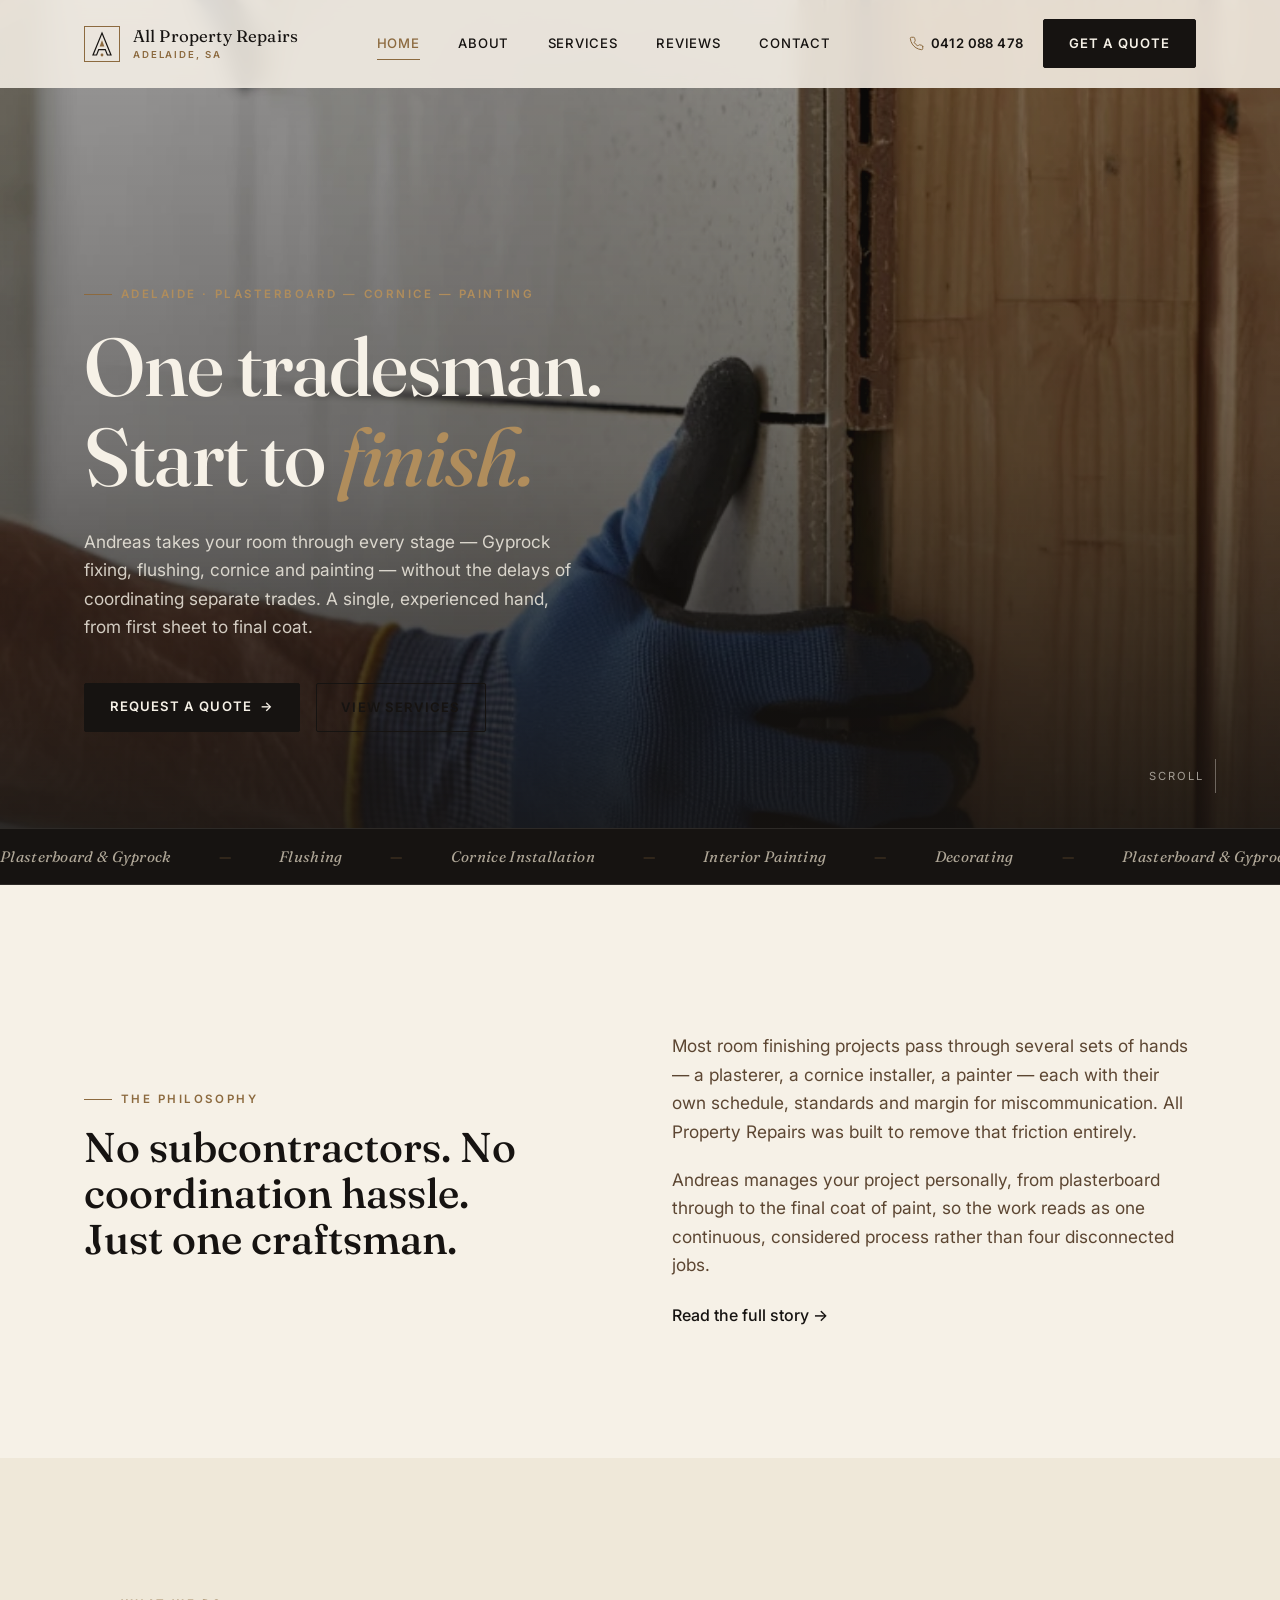
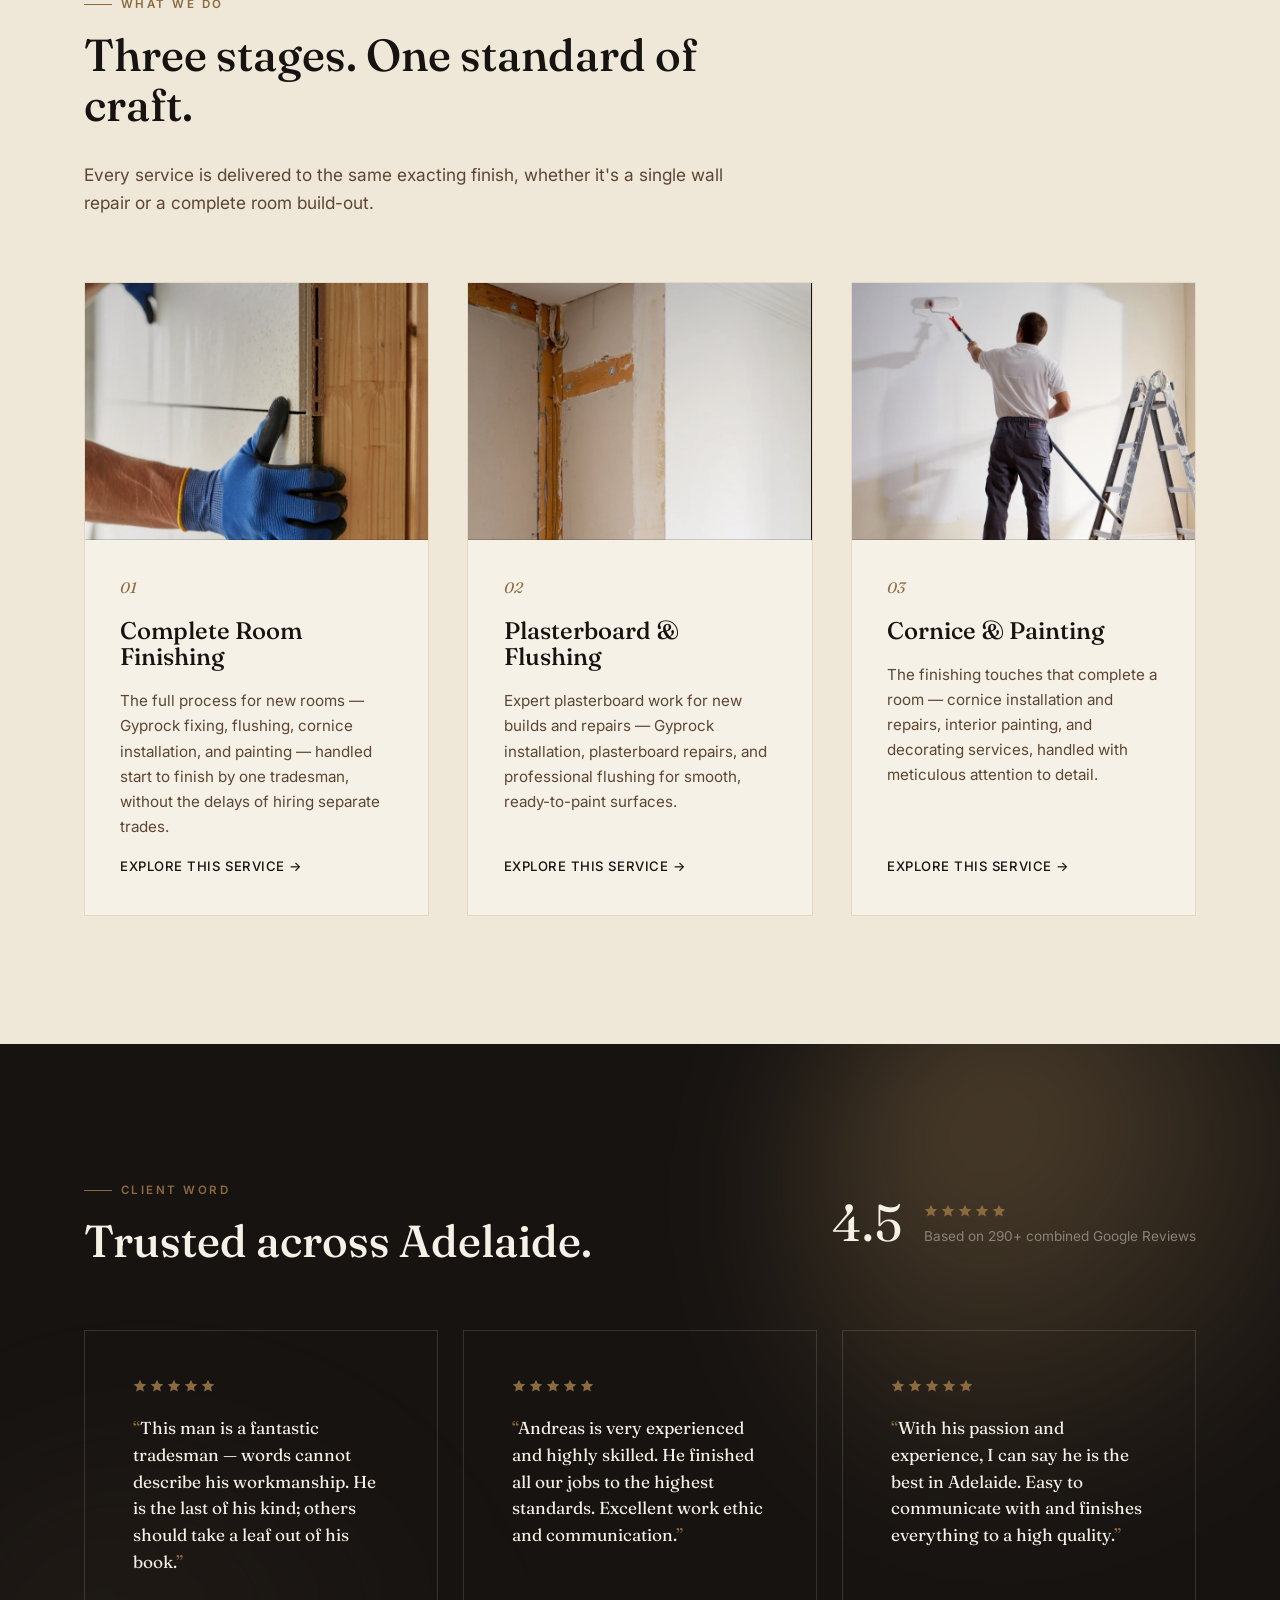
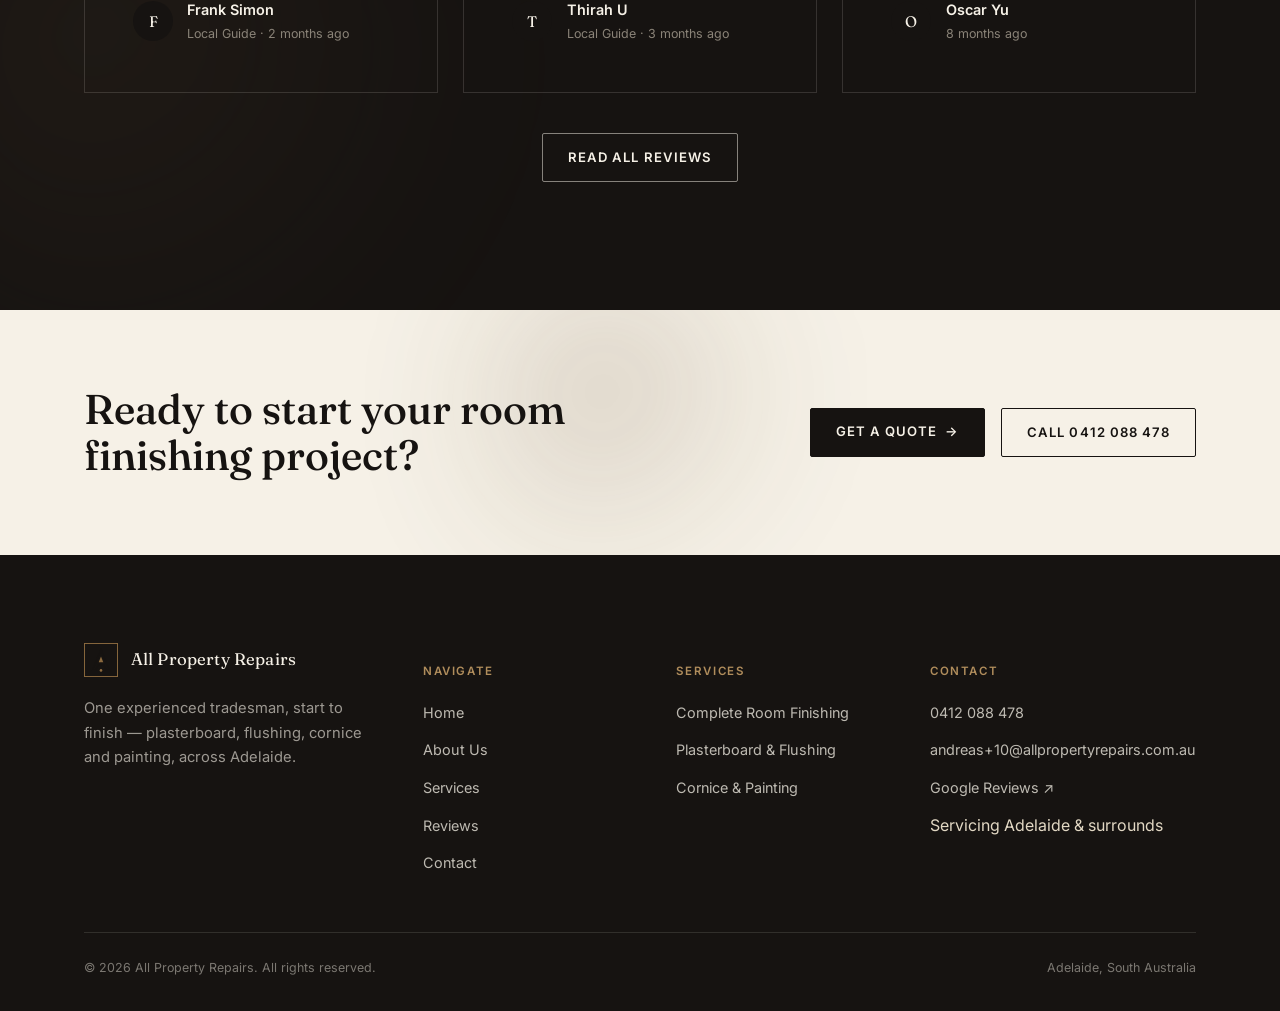
<file: index.html>
<!doctype html>
<html lang="en">
<head>
<meta charset="UTF-8">
<script>document.documentElement.classList.add('js')</script>
<meta name="viewport" content="width=device-width, initial-scale=1.0">
<title>All Property Repairs — One Tradesman, Start to Finish | Adelaide</title>
<meta name="description" content="All Property Repairs — Gyprock plasterboard, flushing, cornice and painting, completed start to finish by one experienced tradesman. Servicing Adelaide.">
<link rel="icon" type="image/svg+xml" href="assets/favicon.svg">
<link rel="stylesheet" href="css/style.css">
</head>
<body>
<a class="skip-link" href="#main">Skip to content</a>

<header class="site-header">
  <div class="container nav-row">
    <a href="index.html" class="brand">
      <img src="assets/logo.svg" alt="" class="brand-mark" width="36" height="36">
      <span class="brand-word">All Property Repairs<small>Adelaide, SA</small></span>
    </a>
    <nav class="nav-links" aria-label="Primary">
      <a href="index.html" aria-current="page">Home</a>
      <a href="about.html">About</a>
      <a href="services.html">Services</a>
      <a href="reviews.html">Reviews</a>
      <a href="contact.html">Contact</a>
    </nav>
    <div class="nav-actions">
      <a class="nav-phone" href="tel:+61412088478">
        <svg viewBox="0 0 24 24" fill="none" stroke-width="1.6" stroke-linecap="round" stroke-linejoin="round"><path d="M22 16.92v3a2 2 0 0 1-2.18 2 19.79 19.79 0 0 1-8.63-3.07 19.5 19.5 0 0 1-6-6 19.79 19.79 0 0 1-3.07-8.67A2 2 0 0 1 4.11 2h3a2 2 0 0 1 2 1.72c.127.96.362 1.903.7 2.81a2 2 0 0 1-.45 2.11L8.09 9.91a16 16 0 0 0 6 6l1.27-1.27a2 2 0 0 1 2.11-.45c.907.338 1.85.573 2.81.7A2 2 0 0 1 22 16.92z"/></svg>
        0412 088 478
      </a>
      <a class="btn btn-primary" href="contact.html">Get a Quote</a>
      <button class="nav-toggle" aria-label="Toggle menu" aria-expanded="false"><span></span><span></span><span></span></button>
    </div>
  </div>
</header>

<div class="mobile-panel">
  <a href="index.html">Home</a>
  <a href="about.html">About</a>
  <a href="services.html">Services</a>
  <a href="reviews.html">Reviews</a>
  <a href="contact.html">Contact</a>
  <a class="btn btn-primary" href="tel:+61412088478">Call 0412 088 478</a>
</div>

<main id="main">

  <!-- HERO -->
  <section class="hero">
    <div class="hero-media reveal-photo">
      <img src="assets/img/room-finishing.webp" alt="Andreas fitting a Gyprock plasterboard sheet against timber wall framing" width="1200" height="1200" fetchpriority="high">
    </div>
    <div class="container hero-inner">
      <span class="eyebrow">Adelaide · Plasterboard — Cornice — Painting</span>
      <h1 class="hero-reveal">One tradesman.<br>Start to <em>finish.</em></h1>
      <p class="hero-lede">Andreas takes your room through every stage — Gyprock fixing, flushing, cornice and painting — without the delays of coordinating separate trades. A single, experienced hand, from first sheet to final coat.</p>
      <div class="hero-actions">
        <a class="btn btn-primary" href="contact.html" data-magnetic>Request a Quote <span class="btn-arrow">→</span></a>
        <a class="btn btn-ghost" href="services.html">View Services</a>
      </div>
    </div>
    <div class="hero-scroll"><span>Scroll</span><span class="line"></span></div>
  </section>

  <div class="strip" aria-hidden="true">
    <div class="strip-track">
      <span>Plasterboard &amp; Gyprock</span><span>Flushing</span><span>Cornice Installation</span><span>Interior Painting</span><span>Decorating</span>
      <span>Plasterboard &amp; Gyprock</span><span>Flushing</span><span>Cornice Installation</span><span>Interior Painting</span><span>Decorating</span>
    </div>
  </div>

  <!-- INTRO -->
  <section class="section">
    <div class="container grid-2 reveal">
      <div>
        <span class="eyebrow">The Philosophy</span>
        <h2 style="margin-top:1rem; font-size:clamp(1.9rem,3.4vw,2.6rem); max-width:16ch;">No subcontractors. No coordination hassle. Just one craftsman.</h2>
      </div>
      <div>
        <p class="lede">Most room finishing projects pass through several sets of hands — a plasterer, a cornice installer, a painter — each with their own schedule, standards and margin for miscommunication. All Property Repairs was built to remove that friction entirely.</p>
        <p class="lede" style="margin-top:1.2rem;">Andreas manages your project personally, from plasterboard through to the final coat of paint, so the work reads as one continuous, considered process rather than four disconnected jobs.</p>
        <a class="text-link" href="about.html" style="margin-top:1.4rem; display:inline-block;">Read the full story →</a>
      </div>
    </div>
  </section>

  <!-- PILLARS -->
  <section class="section section--dim">
    <div class="container">
      <div class="kicker-row reveal">
        <div>
          <span class="eyebrow">What We Do</span>
          <h2 style="margin-top:1rem; font-size:clamp(2rem,3.6vw,2.8rem);">Three stages. One standard of craft.</h2>
        </div>
        <p class="lede" style="margin:0;">Every service is delivered to the same exacting finish, whether it's a single wall repair or a complete room build-out.</p>
      </div>

      <div class="grid-3 reveal-stagger">
        <article class="pillar">
          <div class="pillar-img figure-photo reveal-photo">
            <img src="assets/img/room-finishing.webp" alt="Gyprock plasterboard sheet being fitted to timber wall framing" loading="lazy">
          </div>
          <div class="pillar-body">
            <span class="pillar-num">01</span>
            <h3>Complete Room Finishing</h3>
            <p>The full process for new rooms — Gyprock fixing, flushing, cornice installation, and painting — handled start to finish by one tradesman, without the delays of hiring separate trades.</p>
            <a class="text-link" href="services.html#room-finishing">Explore this service →</a>
          </div>
        </article>
        <article class="pillar">
          <div class="pillar-img figure-photo reveal-photo">
            <img src="assets/img/plasterboard-flushing.webp" alt="Flushed plasterboard corner beside exposed timber stud framing, with cornice visible on the finished side" loading="lazy">
          </div>
          <div class="pillar-body">
            <span class="pillar-num">02</span>
            <h3>Plasterboard &amp; Flushing</h3>
            <p>Expert plasterboard work for new builds and repairs — Gyprock installation, plasterboard repairs, and professional flushing for smooth, ready-to-paint surfaces.</p>
            <a class="text-link" href="services.html#plasterboard">Explore this service →</a>
          </div>
        </article>
        <article class="pillar">
          <div class="pillar-img figure-photo reveal-photo">
            <img src="assets/img/cornice-painting.webp" alt="Tradesman painting an interior wall with a roller from a ladder" loading="lazy">
          </div>
          <div class="pillar-body">
            <span class="pillar-num">03</span>
            <h3>Cornice &amp; Painting</h3>
            <p>The finishing touches that complete a room — cornice installation and repairs, interior painting, and decorating services, handled with meticulous attention to detail.</p>
            <a class="text-link" href="services.html#cornice-painting">Explore this service →</a>
          </div>
        </article>
      </div>
    </div>
  </section>

  <!-- REVIEW TEASER -->
  <section class="section section--ink section--ambient">
    <div class="ambient-glow ambient-glow--brass ambient-glow--top-right" aria-hidden="true"></div>
    <div class="ambient-glow ambient-glow--umber ambient-glow--bottom-left" aria-hidden="true"></div>
    <div class="container">
      <div class="kicker-row reveal">
        <div>
          <span class="eyebrow">Client Word</span>
          <h2 style="margin-top:1rem; font-size:clamp(2rem,3.6vw,2.8rem); color:var(--bone);">Trusted across Adelaide.</h2>
        </div>
        <div class="rating-summary">
          <span class="num" style="color:var(--bone);" data-count-to="5" data-count-decimals="1">0.0</span>
          <div>
            <span class="stars" aria-hidden="true">
              <svg viewBox="0 0 20 20"><path d="M10 1l2.6 5.9 6.4.6-4.8 4.3 1.4 6.2L10 14.9 4.4 18l1.4-6.2L1 7.5l6.4-.6L10 1z"/></svg>
              <svg viewBox="0 0 20 20"><path d="M10 1l2.6 5.9 6.4.6-4.8 4.3 1.4 6.2L10 14.9 4.4 18l1.4-6.2L1 7.5l6.4-.6L10 1z"/></svg>
              <svg viewBox="0 0 20 20"><path d="M10 1l2.6 5.9 6.4.6-4.8 4.3 1.4 6.2L10 14.9 4.4 18l1.4-6.2L1 7.5l6.4-.6L10 1z"/></svg>
              <svg viewBox="0 0 20 20"><path d="M10 1l2.6 5.9 6.4.6-4.8 4.3 1.4 6.2L10 14.9 4.4 18l1.4-6.2L1 7.5l6.4-.6L10 1z"/></svg>
              <svg viewBox="0 0 20 20"><path d="M10 1l2.6 5.9 6.4.6-4.8 4.3 1.4 6.2L10 14.9 4.4 18l1.4-6.2L1 7.5l6.4-.6L10 1z"/></svg>
            </span>
            <p class="meta">Based on 290+ combined Google Reviews</p>
          </div>
        </div>
      </div>

      <div class="teaser-grid reveal-stagger">
        <article class="review-card" style="background:transparent; border-color:rgba(246,241,231,0.14);">
          <span class="stars" aria-hidden="true">
            <svg viewBox="0 0 20 20"><path d="M10 1l2.6 5.9 6.4.6-4.8 4.3 1.4 6.2L10 14.9 4.4 18l1.4-6.2L1 7.5l6.4-.6L10 1z"/></svg>
            <svg viewBox="0 0 20 20"><path d="M10 1l2.6 5.9 6.4.6-4.8 4.3 1.4 6.2L10 14.9 4.4 18l1.4-6.2L1 7.5l6.4-.6L10 1z"/></svg>
            <svg viewBox="0 0 20 20"><path d="M10 1l2.6 5.9 6.4.6-4.8 4.3 1.4 6.2L10 14.9 4.4 18l1.4-6.2L1 7.5l6.4-.6L10 1z"/></svg>
            <svg viewBox="0 0 20 20"><path d="M10 1l2.6 5.9 6.4.6-4.8 4.3 1.4 6.2L10 14.9 4.4 18l1.4-6.2L1 7.5l6.4-.6L10 1z"/></svg>
            <svg viewBox="0 0 20 20"><path d="M10 1l2.6 5.9 6.4.6-4.8 4.3 1.4 6.2L10 14.9 4.4 18l1.4-6.2L1 7.5l6.4-.6L10 1z"/></svg>
          </span>
          <p class="review-quote" style="color:var(--bone);">This man is a fantastic tradesman — words cannot describe his workmanship. He is the last of his kind; others should take a leaf out of his book.</p>
          <div class="review-byline">
            <span class="review-avatar">F</span>
            <div><p class="review-name" style="color:var(--bone);">Frank Simon</p><p class="review-date">Local Guide · 2 months ago</p></div>
          </div>
        </article>
        <article class="review-card" style="background:transparent; border-color:rgba(246,241,231,0.14);">
          <span class="stars" aria-hidden="true">
            <svg viewBox="0 0 20 20"><path d="M10 1l2.6 5.9 6.4.6-4.8 4.3 1.4 6.2L10 14.9 4.4 18l1.4-6.2L1 7.5l6.4-.6L10 1z"/></svg>
            <svg viewBox="0 0 20 20"><path d="M10 1l2.6 5.9 6.4.6-4.8 4.3 1.4 6.2L10 14.9 4.4 18l1.4-6.2L1 7.5l6.4-.6L10 1z"/></svg>
            <svg viewBox="0 0 20 20"><path d="M10 1l2.6 5.9 6.4.6-4.8 4.3 1.4 6.2L10 14.9 4.4 18l1.4-6.2L1 7.5l6.4-.6L10 1z"/></svg>
            <svg viewBox="0 0 20 20"><path d="M10 1l2.6 5.9 6.4.6-4.8 4.3 1.4 6.2L10 14.9 4.4 18l1.4-6.2L1 7.5l6.4-.6L10 1z"/></svg>
            <svg viewBox="0 0 20 20"><path d="M10 1l2.6 5.9 6.4.6-4.8 4.3 1.4 6.2L10 14.9 4.4 18l1.4-6.2L1 7.5l6.4-.6L10 1z"/></svg>
          </span>
          <p class="review-quote" style="color:var(--bone);">Andreas is very experienced and highly skilled. He finished all our jobs to the highest standards. Excellent work ethic and communication.</p>
          <div class="review-byline">
            <span class="review-avatar">T</span>
            <div><p class="review-name" style="color:var(--bone);">Thirah U</p><p class="review-date">Local Guide · 3 months ago</p></div>
          </div>
        </article>
        <article class="review-card" style="background:transparent; border-color:rgba(246,241,231,0.14);">
          <span class="stars" aria-hidden="true">
            <svg viewBox="0 0 20 20"><path d="M10 1l2.6 5.9 6.4.6-4.8 4.3 1.4 6.2L10 14.9 4.4 18l1.4-6.2L1 7.5l6.4-.6L10 1z"/></svg>
            <svg viewBox="0 0 20 20"><path d="M10 1l2.6 5.9 6.4.6-4.8 4.3 1.4 6.2L10 14.9 4.4 18l1.4-6.2L1 7.5l6.4-.6L10 1z"/></svg>
            <svg viewBox="0 0 20 20"><path d="M10 1l2.6 5.9 6.4.6-4.8 4.3 1.4 6.2L10 14.9 4.4 18l1.4-6.2L1 7.5l6.4-.6L10 1z"/></svg>
            <svg viewBox="0 0 20 20"><path d="M10 1l2.6 5.9 6.4.6-4.8 4.3 1.4 6.2L10 14.9 4.4 18l1.4-6.2L1 7.5l6.4-.6L10 1z"/></svg>
            <svg viewBox="0 0 20 20"><path d="M10 1l2.6 5.9 6.4.6-4.8 4.3 1.4 6.2L10 14.9 4.4 18l1.4-6.2L1 7.5l6.4-.6L10 1z"/></svg>
          </span>
          <p class="review-quote" style="color:var(--bone);">With his passion and experience, I can say he is the best in Adelaide. Easy to communicate with and finishes everything to a high quality.</p>
          <div class="review-byline">
            <span class="review-avatar">O</span>
            <div><p class="review-name" style="color:var(--bone);">Oscar Yu</p><p class="review-date">8 months ago</p></div>
          </div>
        </article>
      </div>

      <div style="margin-top:2.5rem; text-align:center;">
        <a class="btn btn-ghost" href="reviews.html">Read All Reviews</a>
      </div>
    </div>
  </section>

  <!-- CTA -->
  <section class="section section--tight section--ambient">
    <div class="ambient-glow ambient-glow--umber ambient-glow--center ambient-glow--sm" aria-hidden="true"></div>
    <div class="container cta-band reveal">
      <h2 style="font-size:clamp(1.9rem,3.4vw,2.6rem);">Ready to start your room finishing project?</h2>
      <div style="display:flex; gap:1rem; flex-wrap:wrap;">
        <a class="btn btn-primary" href="contact.html" data-magnetic>Get a Quote <span class="btn-arrow">→</span></a>
        <a class="btn btn-ghost" href="tel:+61412088478">Call 0412 088 478</a>
      </div>
    </div>
  </section>

</main>

<footer class="site-footer">
  <div class="container">
    <div class="footer-grid">
      <div>
        <div class="footer-brand">
          <img src="assets/logo.svg" alt="" width="34" height="34">
          <span class="brand-word">All Property Repairs</span>
        </div>
        <p class="footer-tagline">One experienced tradesman, start to finish — plasterboard, flushing, cornice and painting, across Adelaide.</p>
      </div>
      <div class="footer-col">
        <h5>Navigate</h5>
        <ul>
          <li><a href="index.html">Home</a></li>
          <li><a href="about.html">About Us</a></li>
          <li><a href="services.html">Services</a></li>
          <li><a href="reviews.html">Reviews</a></li>
          <li><a href="contact.html">Contact</a></li>
        </ul>
      </div>
      <div class="footer-col">
        <h5>Services</h5>
        <ul>
          <li><a href="services.html#room-finishing">Complete Room Finishing</a></li>
          <li><a href="services.html#plasterboard">Plasterboard &amp; Flushing</a></li>
          <li><a href="services.html#cornice-painting">Cornice &amp; Painting</a></li>
        </ul>
      </div>
      <div class="footer-col">
        <h5>Contact</h5>
        <ul>
          <li><a href="tel:+61412088478">0412 088 478</a></li>
          <li><a href="mailto:andreas+10@allpropertyrepairs.com.au">andreas+10@allpropertyrepairs.com.au</a></li>
          <li><a href="https://maps.app.goo.gl/VsacdQQxWC1RT7kN8" target="_blank" rel="noopener">Google Reviews ↗</a></li>
          <li>Servicing Adelaide &amp; surrounds</li>
        </ul>
      </div>
    </div>
    <div class="footer-bottom">
      <span>© 2026 All Property Repairs. All rights reserved.</span>
      <span>Adelaide, South Australia</span>
    </div>
  </div>
</footer>

<script src="js/main.js"></script>
</body>
</html>
</file>
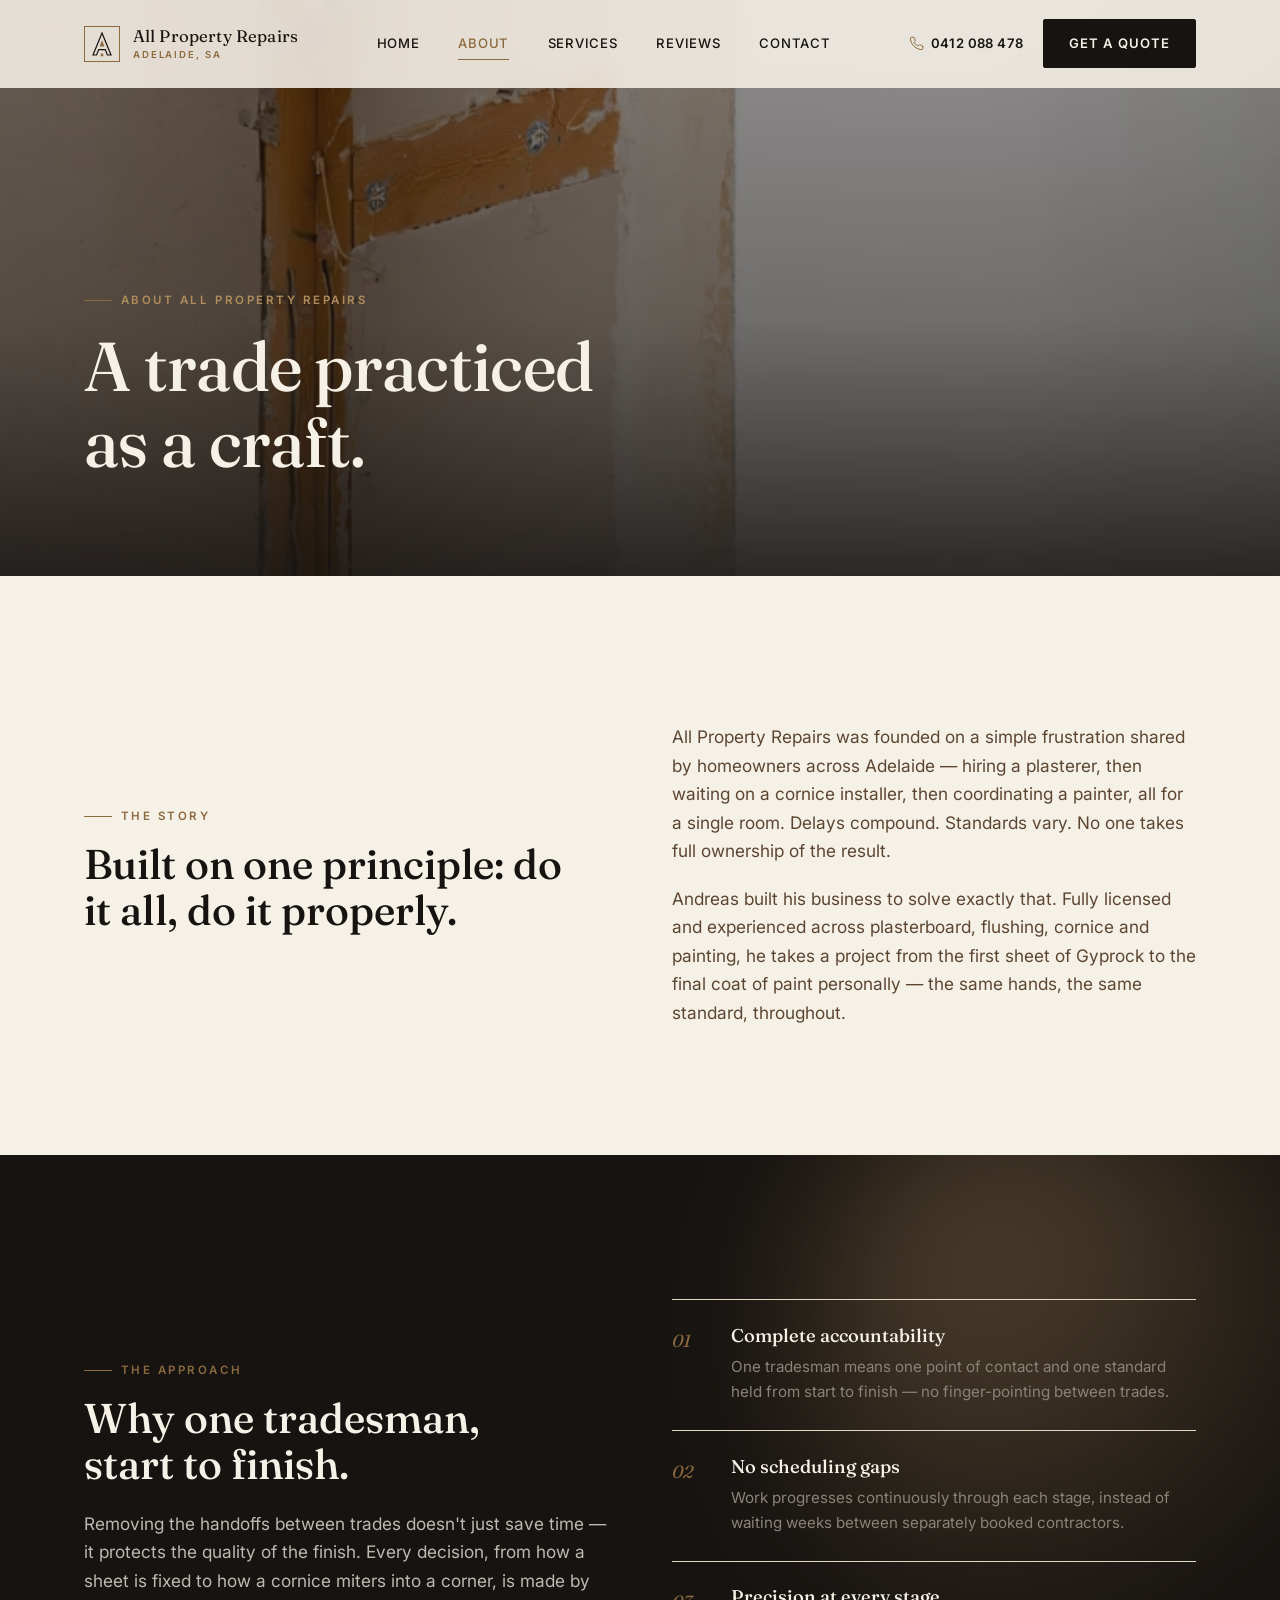
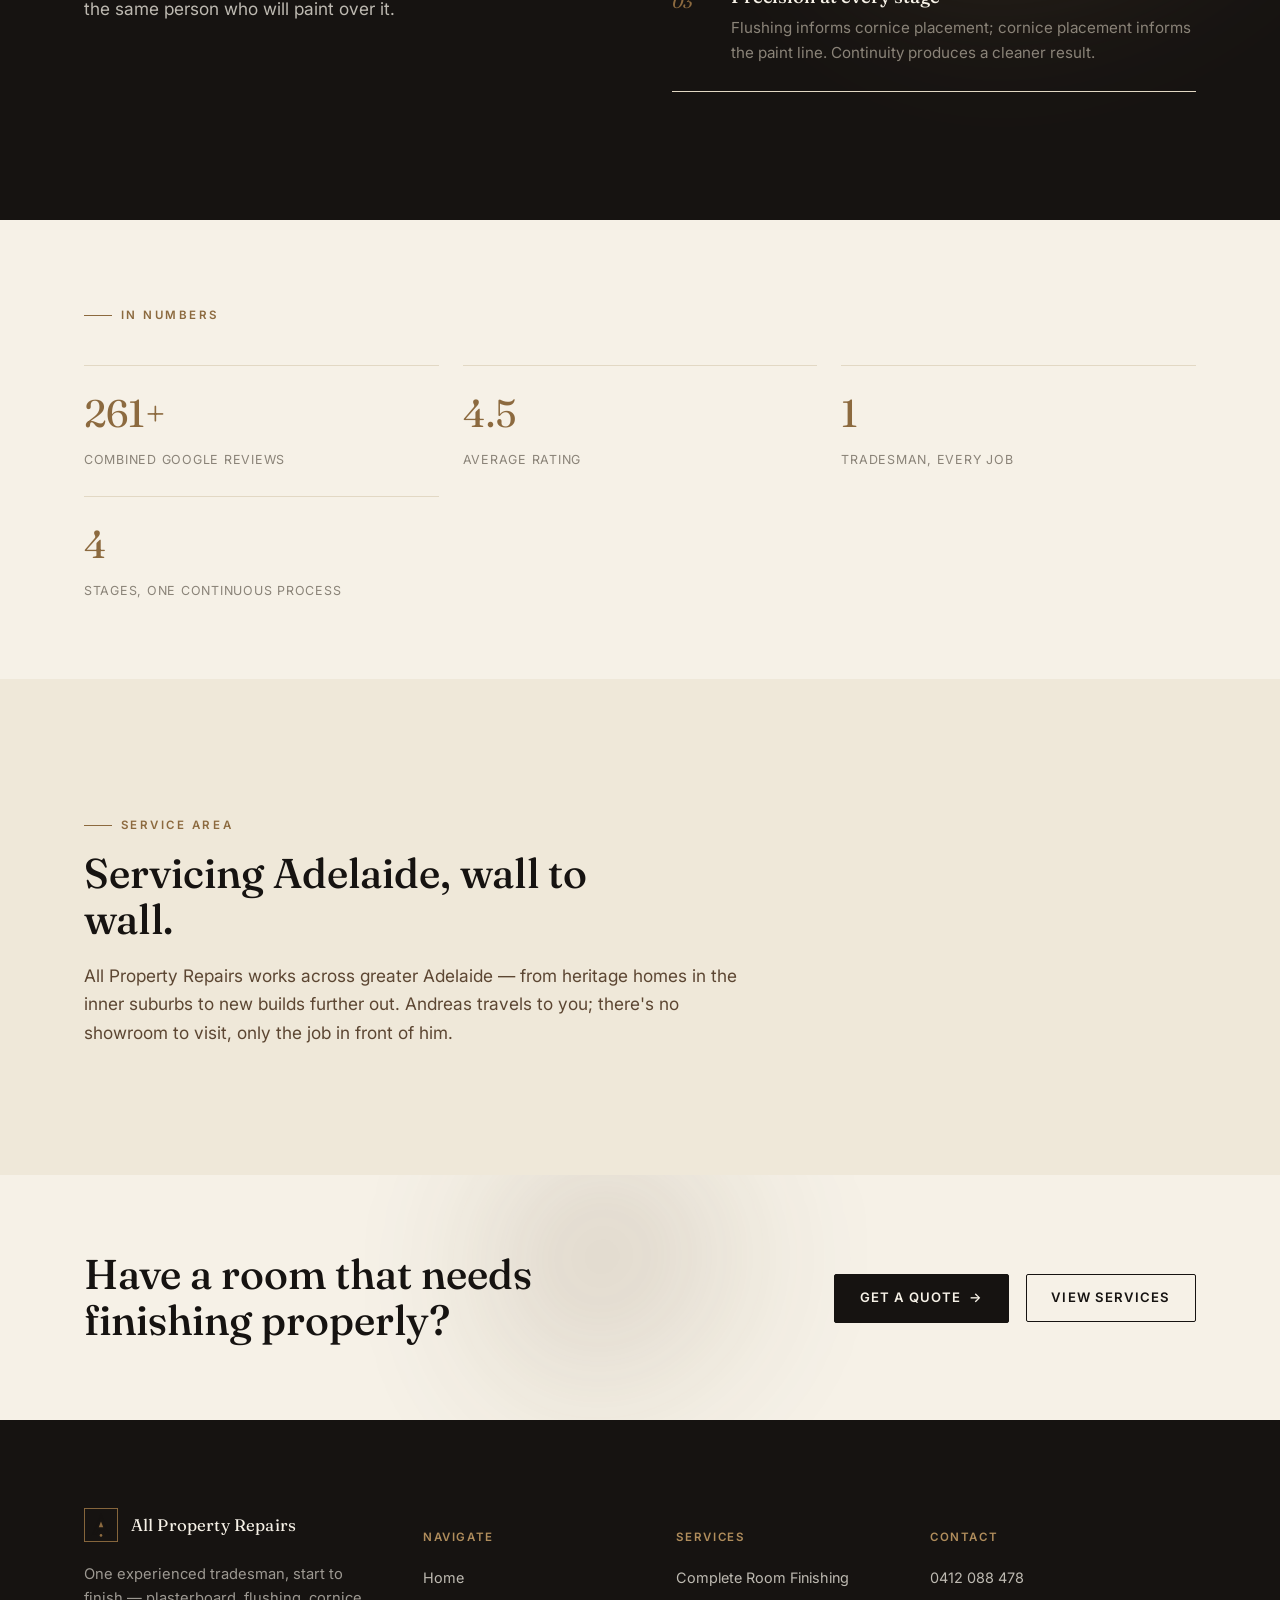
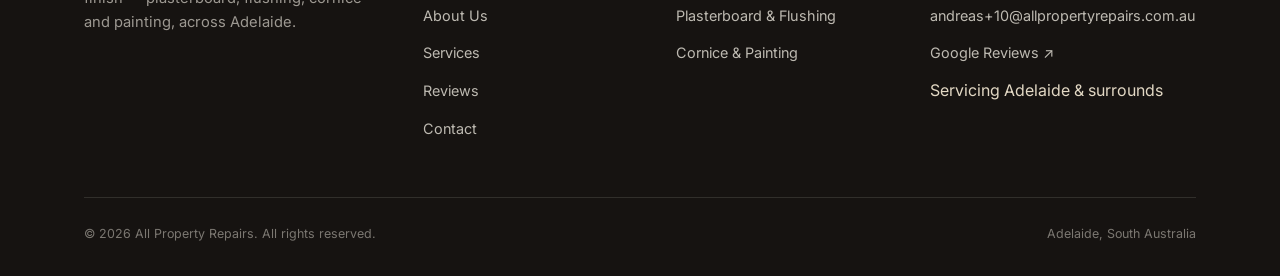
<file: about.html>
<!doctype html>
<html lang="en">
<head>
<meta charset="UTF-8">
<script>document.documentElement.classList.add('js')</script>
<meta name="viewport" content="width=device-width, initial-scale=1.0">
<title>About Us — All Property Repairs | Adelaide</title>
<meta name="description" content="All Property Repairs is Andreas — one experienced tradesman delivering plasterboard, flushing, cornice and painting across Adelaide, start to finish.">
<link rel="icon" type="image/svg+xml" href="assets/favicon.svg">
<link rel="stylesheet" href="css/style.css">
</head>
<body>
<a class="skip-link" href="#main">Skip to content</a>

<header class="site-header">
  <div class="container nav-row">
    <a href="index.html" class="brand">
      <img src="assets/logo.svg" alt="" class="brand-mark" width="36" height="36">
      <span class="brand-word">All Property Repairs<small>Adelaide, SA</small></span>
    </a>
    <nav class="nav-links" aria-label="Primary">
      <a href="index.html">Home</a>
      <a href="about.html" aria-current="page">About</a>
      <a href="services.html">Services</a>
      <a href="reviews.html">Reviews</a>
      <a href="contact.html">Contact</a>
    </nav>
    <div class="nav-actions">
      <a class="nav-phone" href="tel:+61412088478">
        <svg viewBox="0 0 24 24" fill="none" stroke-width="1.6" stroke-linecap="round" stroke-linejoin="round"><path d="M22 16.92v3a2 2 0 0 1-2.18 2 19.79 19.79 0 0 1-8.63-3.07 19.5 19.5 0 0 1-6-6 19.79 19.79 0 0 1-3.07-8.67A2 2 0 0 1 4.11 2h3a2 2 0 0 1 2 1.72c.127.96.362 1.903.7 2.81a2 2 0 0 1-.45 2.11L8.09 9.91a16 16 0 0 0 6 6l1.27-1.27a2 2 0 0 1 2.11-.45c.907.338 1.85.573 2.81.7A2 2 0 0 1 22 16.92z"/></svg>
        0412 088 478
      </a>
      <a class="btn btn-primary" href="contact.html">Get a Quote</a>
      <button class="nav-toggle" aria-label="Toggle menu" aria-expanded="false"><span></span><span></span><span></span></button>
    </div>
  </div>
</header>

<div class="mobile-panel">
  <a href="index.html">Home</a>
  <a href="about.html">About</a>
  <a href="services.html">Services</a>
  <a href="reviews.html">Reviews</a>
  <a href="contact.html">Contact</a>
  <a class="btn btn-primary" href="tel:+61412088478">Call 0412 088 478</a>
</div>

<main id="main">

  <!-- PAGE HERO -->
  <section class="hero" style="min-height:64vh;">
    <div class="hero-media reveal-photo">
      <img src="assets/img/plasterboard-flushing.webp" alt="Flushed plasterboard corner beside exposed timber stud framing, with cornice visible on the finished side" width="1200" height="1200" fetchpriority="high">
    </div>
    <div class="container hero-inner">
      <span class="eyebrow">About All Property Repairs</span>
      <h1 class="hero-reveal" style="font-size:clamp(2.4rem,5.4vw,4.4rem);">A trade practiced<br>as a craft.</h1>
    </div>
  </section>

  <!-- STORY -->
  <section class="section">
    <div class="container grid-2 reveal">
      <div>
        <span class="eyebrow">The Story</span>
        <h2 style="margin-top:1rem; font-size:clamp(1.9rem,3.4vw,2.6rem); max-width:18ch;">Built on one principle: do it all, do it properly.</h2>
      </div>
      <div>
        <p class="lede">All Property Repairs was founded on a simple frustration shared by homeowners across Adelaide — hiring a plasterer, then waiting on a cornice installer, then coordinating a painter, all for a single room. Delays compound. Standards vary. No one takes full ownership of the result.</p>
        <p class="lede" style="margin-top:1.2rem;">Andreas built his business to solve exactly that. Fully licensed and experienced across plasterboard, flushing, cornice and painting, he takes a project from the first sheet of Gyprock to the final coat of paint personally — the same hands, the same standard, throughout.</p>
      </div>
    </div>
  </section>

  <!-- VALUES / PHILOSOPHY -->
  <section class="section section--ink section--ambient">
    <div class="ambient-glow ambient-glow--brass ambient-glow--top-right" aria-hidden="true"></div>
    <div class="container grid-2">
      <div class="reveal">
        <span class="eyebrow">The Approach</span>
        <h2 style="margin-top:1rem; font-size:clamp(1.9rem,3.4vw,2.6rem); max-width:16ch;">Why one tradesman, start to finish.</h2>
        <p class="lede" style="margin-top:1.4rem;">Removing the handoffs between trades doesn't just save time — it protects the quality of the finish. Every decision, from how a sheet is fixed to how a cornice miters into a corner, is made by the same person who will paint over it.</p>
      </div>
      <div class="value-list reveal-stagger">
        <div class="value-item">
          <span class="mark">01</span>
          <div>
            <h4 style="color:var(--bone);">Complete accountability</h4>
            <p>One tradesman means one point of contact and one standard held from start to finish — no finger-pointing between trades.</p>
          </div>
        </div>
        <div class="value-item">
          <span class="mark">02</span>
          <div>
            <h4 style="color:var(--bone);">No scheduling gaps</h4>
            <p>Work progresses continuously through each stage, instead of waiting weeks between separately booked contractors.</p>
          </div>
        </div>
        <div class="value-item">
          <span class="mark">03</span>
          <div>
            <h4 style="color:var(--bone);">Precision at every stage</h4>
            <p>Flushing informs cornice placement; cornice placement informs the paint line. Continuity produces a cleaner result.</p>
          </div>
        </div>
      </div>
    </div>
  </section>

  <!-- STATS -->
  <section class="section section--tight">
    <div class="container reveal">
      <span class="eyebrow">In Numbers</span>
      <div class="stat-row">
        <div class="stat"><span class="num" data-count-to="290" data-count-suffix="+">0</span><span class="label">Combined Google Reviews</span></div>
        <div class="stat"><span class="num" data-count-to="5" data-count-decimals="1">0.0</span><span class="label">Average Rating</span></div>
        <div class="stat"><span class="num" data-count-to="1">0</span><span class="label">Tradesman, Every Job</span></div>
        <div class="stat"><span class="num" data-count-to="4">0</span><span class="label">Stages, One Continuous Process</span></div>
      </div>
    </div>
  </section>

  <!-- SERVICE AREA -->
  <section class="section section--dim">
    <div class="container reveal">
      <span class="eyebrow">Service Area</span>
      <h2 style="margin-top:1rem; font-size:clamp(1.9rem,3.4vw,2.6rem); max-width:20ch;">Servicing Adelaide, wall to wall.</h2>
      <p class="lede" style="margin-top:1.2rem;">All Property Repairs works across greater Adelaide — from heritage homes in the inner suburbs to new builds further out. Andreas travels to you; there's no showroom to visit, only the job in front of him.</p>
    </div>
  </section>

  <!-- CTA -->
  <section class="section section--tight section--ambient">
    <div class="ambient-glow ambient-glow--umber ambient-glow--center ambient-glow--sm" aria-hidden="true"></div>
    <div class="container cta-band reveal">
      <h2 style="font-size:clamp(1.9rem,3.4vw,2.6rem);">Have a room that needs finishing properly?</h2>
      <div style="display:flex; gap:1rem; flex-wrap:wrap;">
        <a class="btn btn-primary" href="contact.html" data-magnetic>Get a Quote <span class="btn-arrow">→</span></a>
        <a class="btn btn-ghost" href="services.html">View Services</a>
      </div>
    </div>
  </section>

</main>

<footer class="site-footer">
  <div class="container">
    <div class="footer-grid">
      <div>
        <div class="footer-brand">
          <img src="assets/logo.svg" alt="" width="34" height="34">
          <span class="brand-word">All Property Repairs</span>
        </div>
        <p class="footer-tagline">One experienced tradesman, start to finish — plasterboard, flushing, cornice and painting, across Adelaide.</p>
      </div>
      <div class="footer-col">
        <h5>Navigate</h5>
        <ul>
          <li><a href="index.html">Home</a></li>
          <li><a href="about.html">About Us</a></li>
          <li><a href="services.html">Services</a></li>
          <li><a href="reviews.html">Reviews</a></li>
          <li><a href="contact.html">Contact</a></li>
        </ul>
      </div>
      <div class="footer-col">
        <h5>Services</h5>
        <ul>
          <li><a href="services.html#room-finishing">Complete Room Finishing</a></li>
          <li><a href="services.html#plasterboard">Plasterboard &amp; Flushing</a></li>
          <li><a href="services.html#cornice-painting">Cornice &amp; Painting</a></li>
        </ul>
      </div>
      <div class="footer-col">
        <h5>Contact</h5>
        <ul>
          <li><a href="tel:+61412088478">0412 088 478</a></li>
          <li><a href="mailto:andreas+10@allpropertyrepairs.com.au">andreas+10@allpropertyrepairs.com.au</a></li>
          <li><a href="https://maps.app.goo.gl/VsacdQQxWC1RT7kN8" target="_blank" rel="noopener">Google Reviews ↗</a></li>
          <li>Servicing Adelaide &amp; surrounds</li>
        </ul>
      </div>
    </div>
    <div class="footer-bottom">
      <span>© 2026 All Property Repairs. All rights reserved.</span>
      <span>Adelaide, South Australia</span>
    </div>
  </div>
</footer>

<script src="js/main.js"></script>
</body>
</html>
</file>
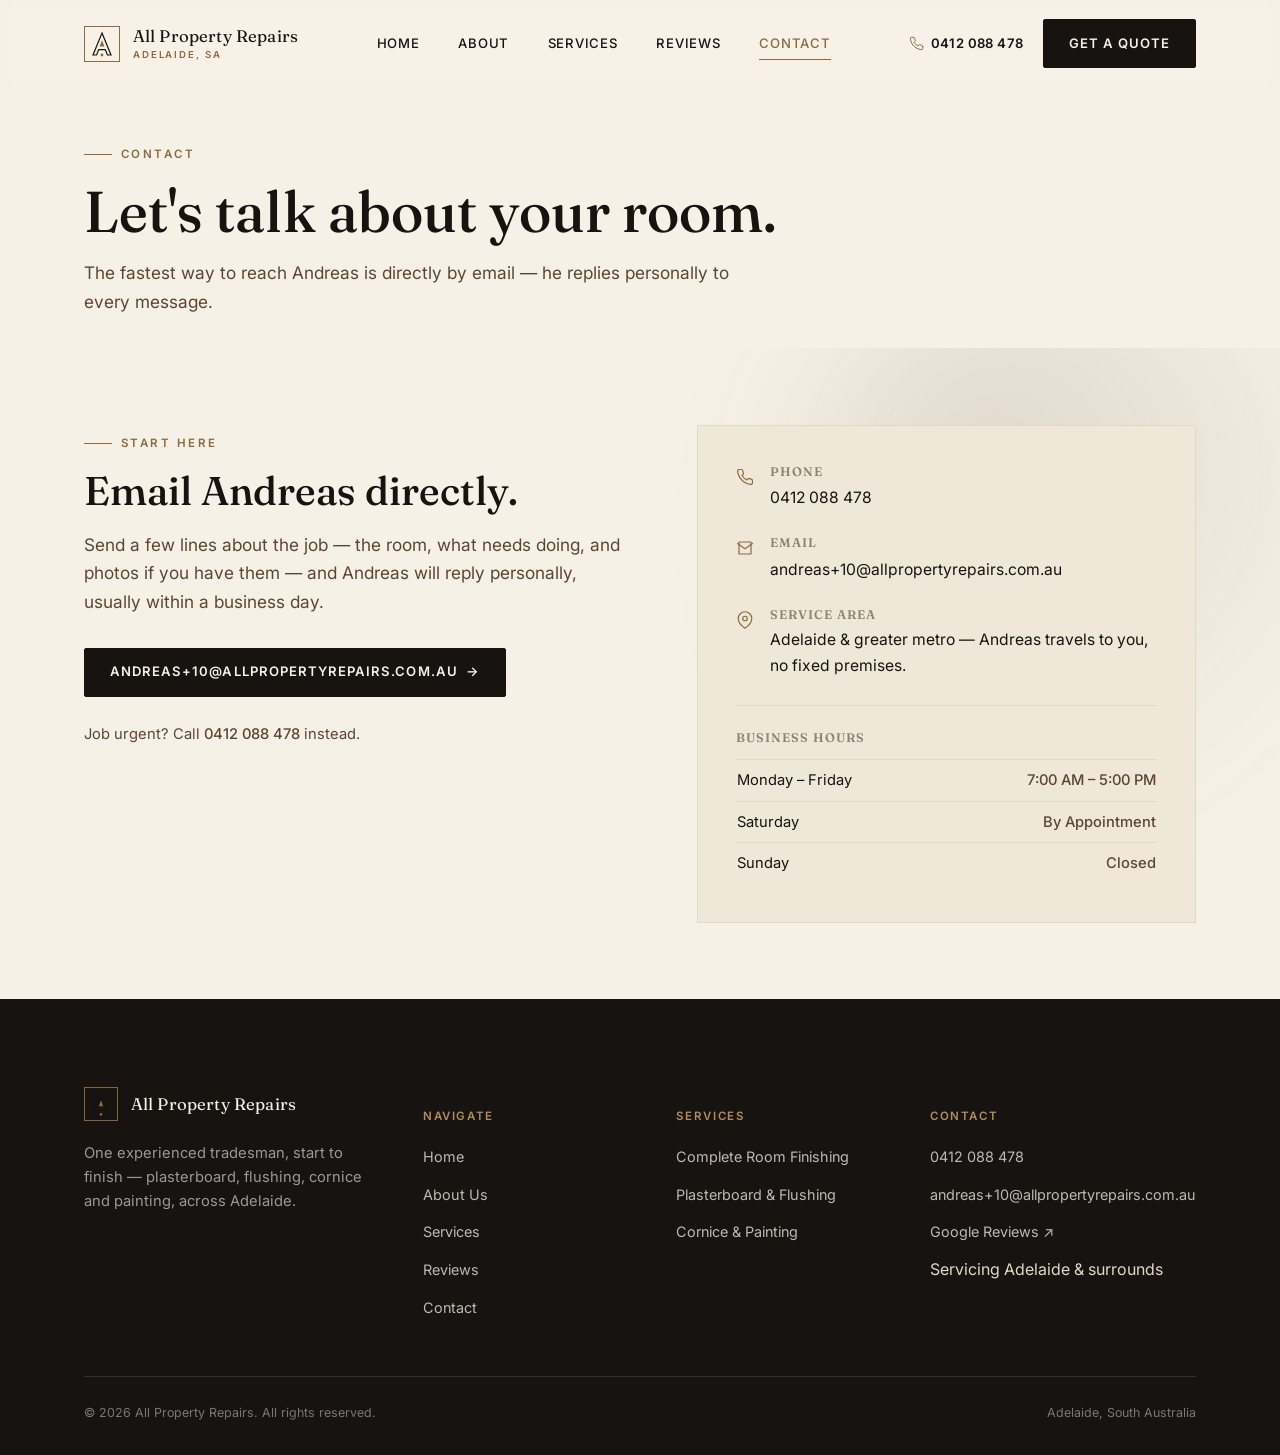
<file: contact.html>
<!doctype html>
<html lang="en">
<head>
<meta charset="UTF-8">
<script>document.documentElement.classList.add('js')</script>
<meta name="viewport" content="width=device-width, initial-scale=1.0">
<title>Contact — All Property Repairs | Adelaide</title>
<meta name="description" content="Get in touch with Andreas at All Property Repairs — call, email, or send an enquiry. Servicing all of Adelaide.">
<link rel="icon" type="image/svg+xml" href="assets/favicon.svg">
<link rel="stylesheet" href="css/style.css">
</head>
<body>
<a class="skip-link" href="#main">Skip to content</a>

<header class="site-header">
  <div class="container nav-row">
    <a href="index.html" class="brand">
      <img src="assets/logo.svg" alt="" class="brand-mark" width="36" height="36">
      <span class="brand-word">All Property Repairs<small>Adelaide, SA</small></span>
    </a>
    <nav class="nav-links" aria-label="Primary">
      <a href="index.html">Home</a>
      <a href="about.html">About</a>
      <a href="services.html">Services</a>
      <a href="reviews.html">Reviews</a>
      <a href="contact.html" aria-current="page">Contact</a>
    </nav>
    <div class="nav-actions">
      <a class="nav-phone" href="tel:+61412088478">
        <svg viewBox="0 0 24 24" fill="none" stroke-width="1.6" stroke-linecap="round" stroke-linejoin="round"><path d="M22 16.92v3a2 2 0 0 1-2.18 2 19.79 19.79 0 0 1-8.63-3.07 19.5 19.5 0 0 1-6-6 19.79 19.79 0 0 1-3.07-8.67A2 2 0 0 1 4.11 2h3a2 2 0 0 1 2 1.72c.127.96.362 1.903.7 2.81a2 2 0 0 1-.45 2.11L8.09 9.91a16 16 0 0 0 6 6l1.27-1.27a2 2 0 0 1 2.11-.45c.907.338 1.85.573 2.81.7A2 2 0 0 1 22 16.92z"/></svg>
        0412 088 478
      </a>
      <a class="btn btn-primary" href="contact.html">Get a Quote</a>
      <button class="nav-toggle" aria-label="Toggle menu" aria-expanded="false"><span></span><span></span><span></span></button>
    </div>
  </div>
</header>

<div class="mobile-panel">
  <a href="index.html">Home</a>
  <a href="about.html">About</a>
  <a href="services.html">Services</a>
  <a href="reviews.html">Reviews</a>
  <a href="contact.html">Contact</a>
  <a class="btn btn-primary" href="tel:+61412088478">Call 0412 088 478</a>
</div>

<main id="main">

  <section class="section" style="padding-top:calc(var(--nav-h) + 3rem); padding-bottom:2rem;">
    <div class="container reveal">
      <span class="eyebrow">Contact</span>
      <h1 class="hero-reveal" style="margin-top:1rem; font-size:clamp(2.2rem,4.6vw,3.6rem); max-width:20ch;">Let's talk about your room.</h1>
      <p class="lede" style="margin-top:1rem;">The fastest way to reach Andreas is directly by email — he replies personally to every message.</p>
    </div>
  </section>

  <section class="section section--tight section--ambient">
    <div class="ambient-glow ambient-glow--umber ambient-glow--top-right" aria-hidden="true"></div>
    <div class="container contact-grid">

      <!-- DIRECT EMAIL CTA -->
      <div class="reveal">
        <span class="eyebrow">Start Here</span>
        <h2 style="margin-top:1rem; font-size:clamp(1.9rem,3.2vw,2.5rem);">Email Andreas directly.</h2>
        <p class="lede" style="margin-top:1.1rem;">Send a few lines about the job — the room, what needs doing, and photos if you have them — and Andreas will reply personally, usually within a business day.</p>
        <a class="btn btn-primary" style="margin-top:2rem;" href="mailto:andreas+10@allpropertyrepairs.com.au?subject=Enquiry%20from%20the%20website" data-magnetic>
          andreas+10@allpropertyrepairs.com.au <span class="btn-arrow">→</span>
        </a>
        <p class="lede" style="margin-top:1.6rem; font-size:0.92rem;">Job urgent? Call <a class="text-link" href="tel:+61412088478">0412 088 478</a> instead.</p>
      </div>

      <!-- INFO -->
      <div class="reveal">
        <div class="info-card">
          <div class="info-row">
            <svg viewBox="0 0 24 24" fill="none" stroke-width="1.6" stroke-linecap="round" stroke-linejoin="round"><path d="M22 16.92v3a2 2 0 0 1-2.18 2 19.79 19.79 0 0 1-8.63-3.07 19.5 19.5 0 0 1-6-6 19.79 19.79 0 0 1-3.07-8.67A2 2 0 0 1 4.11 2h3a2 2 0 0 1 2 1.72c.127.96.362 1.903.7 2.81a2 2 0 0 1-.45 2.11L8.09 9.91a16 16 0 0 0 6 6l1.27-1.27a2 2 0 0 1 2.11-.45c.907.338 1.85.573 2.81.7A2 2 0 0 1 22 16.92z"/></svg>
            <div><h4>Phone</h4><a href="tel:+61412088478">0412 088 478</a></div>
          </div>
          <div class="info-row">
            <svg viewBox="0 0 24 24" fill="none" stroke-width="1.6" stroke-linecap="round" stroke-linejoin="round"><path d="M4 4h16v16H4z"/><path d="M22 6l-10 7L2 6"/></svg>
            <div><h4>Email</h4><a href="mailto:andreas+10@allpropertyrepairs.com.au">andreas+10@allpropertyrepairs.com.au</a></div>
          </div>
          <div class="info-row">
            <svg viewBox="0 0 24 24" fill="none" stroke-width="1.6" stroke-linecap="round" stroke-linejoin="round"><path d="M21 10c0 7-9 13-9 13s-9-6-9-13a9 9 0 0 1 18 0z"/><circle cx="12" cy="10" r="3"/></svg>
            <div><h4>Service Area</h4><p>Adelaide &amp; greater metro — Andreas travels to you, no fixed premises.</p></div>
          </div>
          <div class="hr"></div>
          <div>
            <h4 style="font-size:0.78rem; letter-spacing:0.08em; text-transform:uppercase; color:var(--stone); margin-bottom:0.9rem; font-weight:600;">Business Hours</h4>
            <table class="hours-table">
              <tr><td>Monday – Friday</td><td>7:00 AM – 5:00 PM</td></tr>
              <tr><td>Saturday</td><td>By Appointment</td></tr>
              <tr><td>Sunday</td><td>Closed</td></tr>
            </table>
          </div>
        </div>
      </div>
    </div>
  </section>

</main>

<footer class="site-footer">
  <div class="container">
    <div class="footer-grid">
      <div>
        <div class="footer-brand">
          <img src="assets/logo.svg" alt="" width="34" height="34">
          <span class="brand-word">All Property Repairs</span>
        </div>
        <p class="footer-tagline">One experienced tradesman, start to finish — plasterboard, flushing, cornice and painting, across Adelaide.</p>
      </div>
      <div class="footer-col">
        <h5>Navigate</h5>
        <ul>
          <li><a href="index.html">Home</a></li>
          <li><a href="about.html">About Us</a></li>
          <li><a href="services.html">Services</a></li>
          <li><a href="reviews.html">Reviews</a></li>
          <li><a href="contact.html">Contact</a></li>
        </ul>
      </div>
      <div class="footer-col">
        <h5>Services</h5>
        <ul>
          <li><a href="services.html#room-finishing">Complete Room Finishing</a></li>
          <li><a href="services.html#plasterboard">Plasterboard &amp; Flushing</a></li>
          <li><a href="services.html#cornice-painting">Cornice &amp; Painting</a></li>
        </ul>
      </div>
      <div class="footer-col">
        <h5>Contact</h5>
        <ul>
          <li><a href="tel:+61412088478">0412 088 478</a></li>
          <li><a href="mailto:andreas+10@allpropertyrepairs.com.au">andreas+10@allpropertyrepairs.com.au</a></li>
          <li><a href="https://maps.app.goo.gl/VsacdQQxWC1RT7kN8" target="_blank" rel="noopener">Google Reviews ↗</a></li>
          <li>Servicing Adelaide &amp; surrounds</li>
        </ul>
      </div>
    </div>
    <div class="footer-bottom">
      <span>© 2026 All Property Repairs. All rights reserved.</span>
      <span>Adelaide, South Australia</span>
    </div>
  </div>
</footer>

<script src="js/main.js"></script>
</body>
</html>
</file>
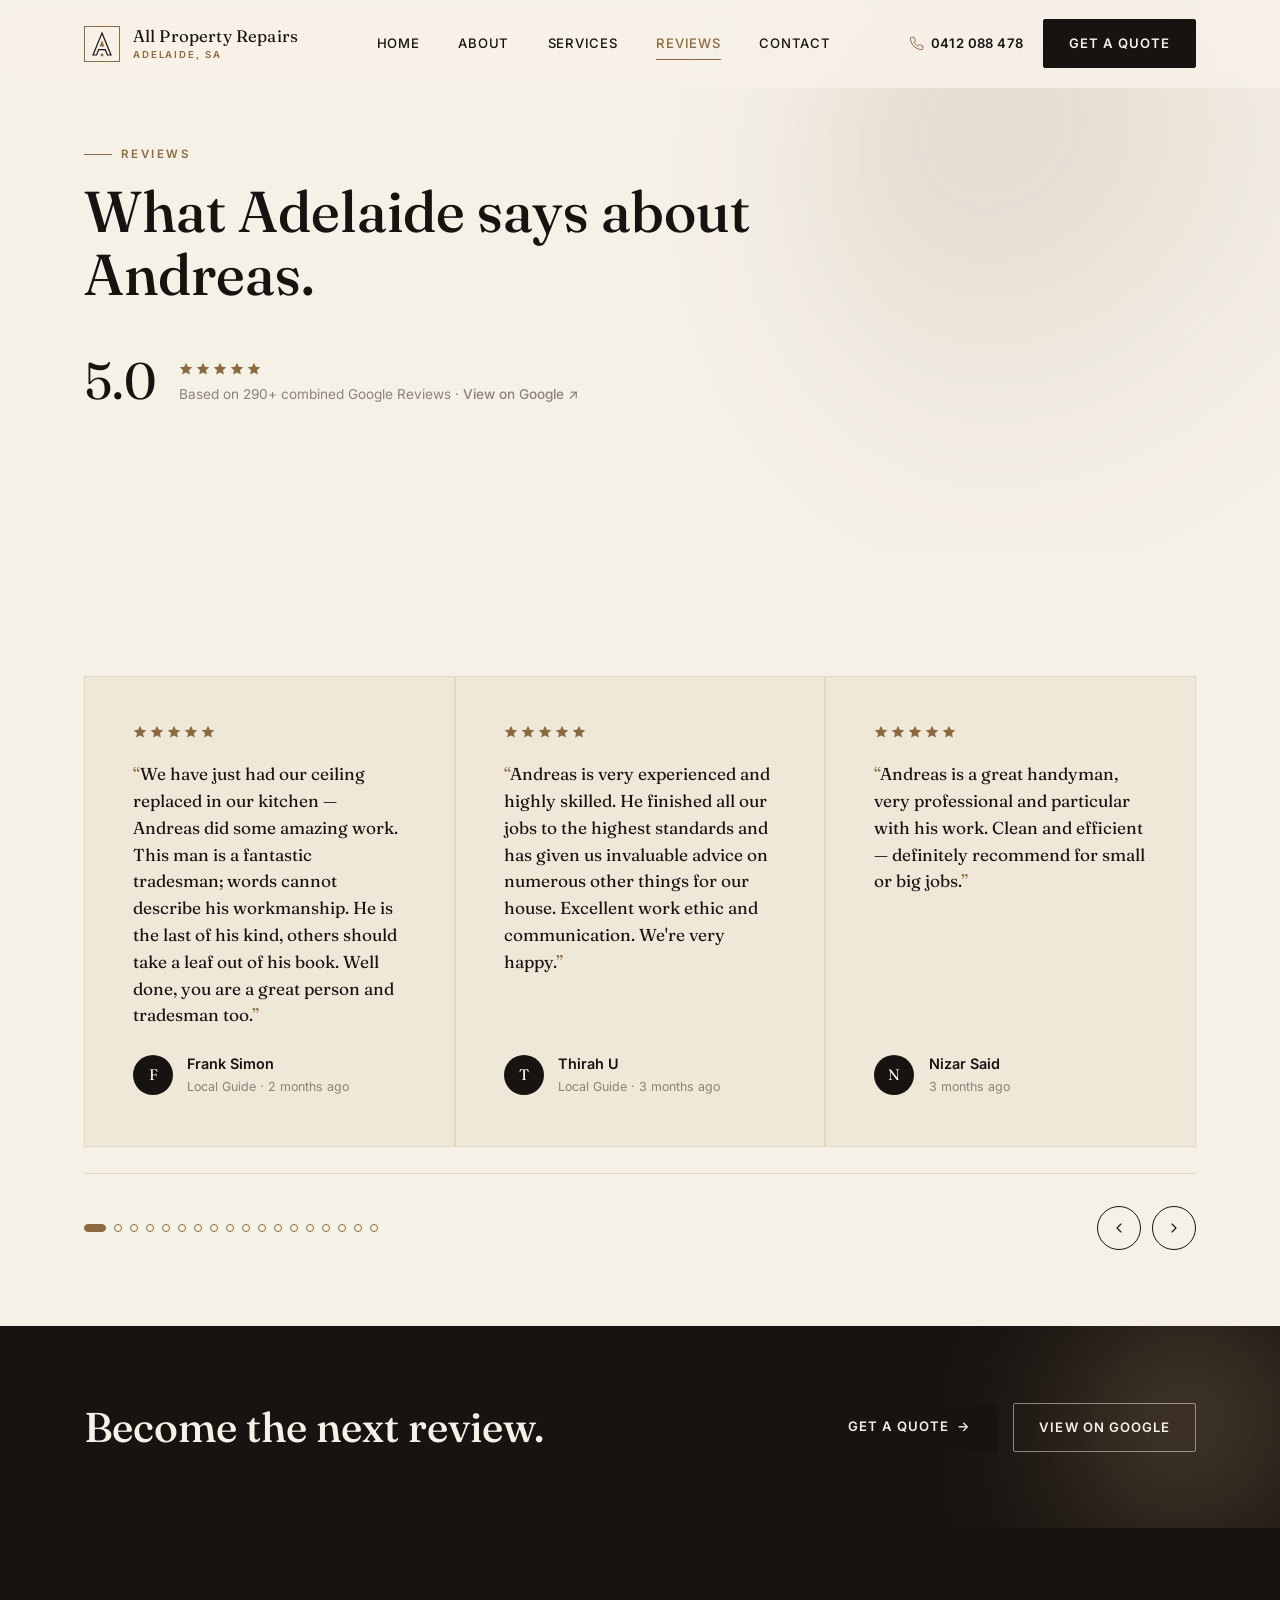
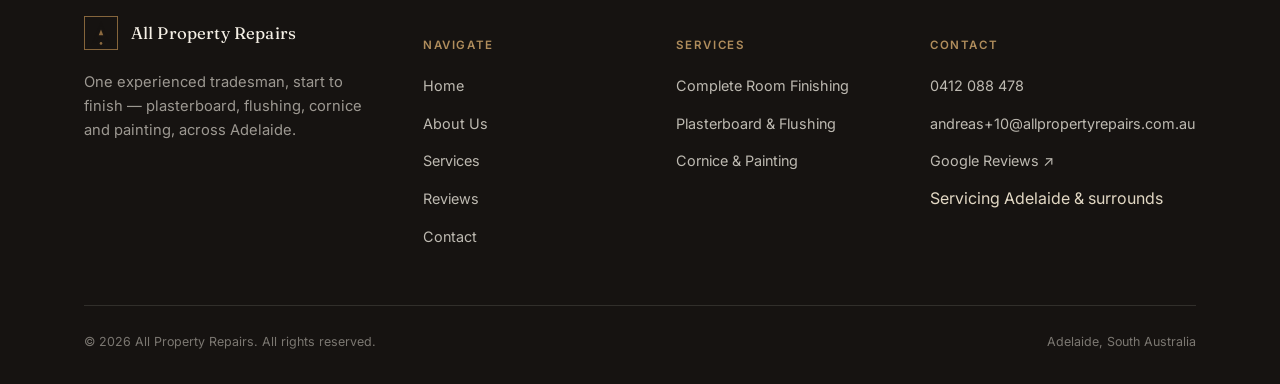
<file: reviews.html>
<!doctype html>
<html lang="en">
<head>
<meta charset="UTF-8">
<script>document.documentElement.classList.add('js')</script>
<meta name="viewport" content="width=device-width, initial-scale=1.0">
<title>Reviews — All Property Repairs | Adelaide</title>
<meta name="description" content="Read what Adelaide clients say about Andreas at All Property Repairs — 5.0 stars across 290+ combined Google Reviews.">
<link rel="icon" type="image/svg+xml" href="assets/favicon.svg">
<link rel="stylesheet" href="css/style.css">
</head>
<body>
<a class="skip-link" href="#main">Skip to content</a>

<header class="site-header">
  <div class="container nav-row">
    <a href="index.html" class="brand">
      <img src="assets/logo.svg" alt="" class="brand-mark" width="36" height="36">
      <span class="brand-word">All Property Repairs<small>Adelaide, SA</small></span>
    </a>
    <nav class="nav-links" aria-label="Primary">
      <a href="index.html">Home</a>
      <a href="about.html">About</a>
      <a href="services.html">Services</a>
      <a href="reviews.html" aria-current="page">Reviews</a>
      <a href="contact.html">Contact</a>
    </nav>
    <div class="nav-actions">
      <a class="nav-phone" href="tel:+61412088478">
        <svg viewBox="0 0 24 24" fill="none" stroke-width="1.6" stroke-linecap="round" stroke-linejoin="round"><path d="M22 16.92v3a2 2 0 0 1-2.18 2 19.79 19.79 0 0 1-8.63-3.07 19.5 19.5 0 0 1-6-6 19.79 19.79 0 0 1-3.07-8.67A2 2 0 0 1 4.11 2h3a2 2 0 0 1 2 1.72c.127.96.362 1.903.7 2.81a2 2 0 0 1-.45 2.11L8.09 9.91a16 16 0 0 0 6 6l1.27-1.27a2 2 0 0 1 2.11-.45c.907.338 1.85.573 2.81.7A2 2 0 0 1 22 16.92z"/></svg>
        0412 088 478
      </a>
      <a class="btn btn-primary" href="contact.html">Get a Quote</a>
      <button class="nav-toggle" aria-label="Toggle menu" aria-expanded="false"><span></span><span></span><span></span></button>
    </div>
  </div>
</header>

<div class="mobile-panel">
  <a href="index.html">Home</a>
  <a href="about.html">About</a>
  <a href="services.html">Services</a>
  <a href="reviews.html">Reviews</a>
  <a href="contact.html">Contact</a>
  <a class="btn btn-primary" href="tel:+61412088478">Call 0412 088 478</a>
</div>

<main id="main">

  <section class="section section--ambient" style="padding-top:calc(var(--nav-h) + 3rem);">
    <div class="ambient-glow ambient-glow--umber ambient-glow--top-right" aria-hidden="true"></div>
    <div class="container reveal">
      <span class="eyebrow">Reviews</span>
      <h1 class="hero-reveal" style="margin-top:1rem; font-size:clamp(2.2rem,4.6vw,3.6rem); max-width:20ch;">What Adelaide says about Andreas.</h1>
      <div class="rating-summary" style="margin-top:2rem;">
        <span class="num" data-count-to="5" data-count-decimals="1">0.0</span>
        <div>
          <span class="stars" aria-hidden="true">
            <svg viewBox="0 0 20 20"><path d="M10 1l2.6 5.9 6.4.6-4.8 4.3 1.4 6.2L10 14.9 4.4 18l1.4-6.2L1 7.5l6.4-.6L10 1z"/></svg>
            <svg viewBox="0 0 20 20"><path d="M10 1l2.6 5.9 6.4.6-4.8 4.3 1.4 6.2L10 14.9 4.4 18l1.4-6.2L1 7.5l6.4-.6L10 1z"/></svg>
            <svg viewBox="0 0 20 20"><path d="M10 1l2.6 5.9 6.4.6-4.8 4.3 1.4 6.2L10 14.9 4.4 18l1.4-6.2L1 7.5l6.4-.6L10 1z"/></svg>
            <svg viewBox="0 0 20 20"><path d="M10 1l2.6 5.9 6.4.6-4.8 4.3 1.4 6.2L10 14.9 4.4 18l1.4-6.2L1 7.5l6.4-.6L10 1z"/></svg>
            <svg viewBox="0 0 20 20"><path d="M10 1l2.6 5.9 6.4.6-4.8 4.3 1.4 6.2L10 14.9 4.4 18l1.4-6.2L1 7.5l6.4-.6L10 1z"/></svg>
          </span>
          <p class="meta">Based on 290+ combined Google Reviews · <a class="text-link" href="https://maps.app.goo.gl/VsacdQQxWC1RT7kN8" target="_blank" rel="noopener">View on Google ↗</a></p>
        </div>
      </div>
    </div>
  </section>

  <!-- CAROUSEL -->
  <section class="section--tight">
    <div class="container">
      <div class="carousel" data-carousel>
        <div class="carousel-track-wrap">
          <div class="carousel-track">

            <article class="review-card">
              <span class="stars" aria-hidden="true"><svg viewBox="0 0 20 20"><path d="M10 1l2.6 5.9 6.4.6-4.8 4.3 1.4 6.2L10 14.9 4.4 18l1.4-6.2L1 7.5l6.4-.6L10 1z"/></svg><svg viewBox="0 0 20 20"><path d="M10 1l2.6 5.9 6.4.6-4.8 4.3 1.4 6.2L10 14.9 4.4 18l1.4-6.2L1 7.5l6.4-.6L10 1z"/></svg><svg viewBox="0 0 20 20"><path d="M10 1l2.6 5.9 6.4.6-4.8 4.3 1.4 6.2L10 14.9 4.4 18l1.4-6.2L1 7.5l6.4-.6L10 1z"/></svg><svg viewBox="0 0 20 20"><path d="M10 1l2.6 5.9 6.4.6-4.8 4.3 1.4 6.2L10 14.9 4.4 18l1.4-6.2L1 7.5l6.4-.6L10 1z"/></svg><svg viewBox="0 0 20 20"><path d="M10 1l2.6 5.9 6.4.6-4.8 4.3 1.4 6.2L10 14.9 4.4 18l1.4-6.2L1 7.5l6.4-.6L10 1z"/></svg></span>
              <p class="review-quote">We have just had our ceiling replaced in our kitchen — Andreas did some amazing work. This man is a fantastic tradesman; words cannot describe his workmanship. He is the last of his kind, others should take a leaf out of his book. Well done, you are a great person and tradesman too.</p>
              <div class="review-byline"><span class="review-avatar">F</span><div><p class="review-name">Frank Simon</p><p class="review-date">Local Guide · 2 months ago</p></div></div>
            </article>

            <article class="review-card">
              <span class="stars" aria-hidden="true"><svg viewBox="0 0 20 20"><path d="M10 1l2.6 5.9 6.4.6-4.8 4.3 1.4 6.2L10 14.9 4.4 18l1.4-6.2L1 7.5l6.4-.6L10 1z"/></svg><svg viewBox="0 0 20 20"><path d="M10 1l2.6 5.9 6.4.6-4.8 4.3 1.4 6.2L10 14.9 4.4 18l1.4-6.2L1 7.5l6.4-.6L10 1z"/></svg><svg viewBox="0 0 20 20"><path d="M10 1l2.6 5.9 6.4.6-4.8 4.3 1.4 6.2L10 14.9 4.4 18l1.4-6.2L1 7.5l6.4-.6L10 1z"/></svg><svg viewBox="0 0 20 20"><path d="M10 1l2.6 5.9 6.4.6-4.8 4.3 1.4 6.2L10 14.9 4.4 18l1.4-6.2L1 7.5l6.4-.6L10 1z"/></svg><svg viewBox="0 0 20 20"><path d="M10 1l2.6 5.9 6.4.6-4.8 4.3 1.4 6.2L10 14.9 4.4 18l1.4-6.2L1 7.5l6.4-.6L10 1z"/></svg></span>
              <p class="review-quote">Andreas is very experienced and highly skilled. He finished all our jobs to the highest standards and has given us invaluable advice on numerous other things for our house. Excellent work ethic and communication. We're very happy.</p>
              <div class="review-byline"><span class="review-avatar">T</span><div><p class="review-name">Thirah U</p><p class="review-date">Local Guide · 3 months ago</p></div></div>
            </article>

            <article class="review-card">
              <span class="stars" aria-hidden="true"><svg viewBox="0 0 20 20"><path d="M10 1l2.6 5.9 6.4.6-4.8 4.3 1.4 6.2L10 14.9 4.4 18l1.4-6.2L1 7.5l6.4-.6L10 1z"/></svg><svg viewBox="0 0 20 20"><path d="M10 1l2.6 5.9 6.4.6-4.8 4.3 1.4 6.2L10 14.9 4.4 18l1.4-6.2L1 7.5l6.4-.6L10 1z"/></svg><svg viewBox="0 0 20 20"><path d="M10 1l2.6 5.9 6.4.6-4.8 4.3 1.4 6.2L10 14.9 4.4 18l1.4-6.2L1 7.5l6.4-.6L10 1z"/></svg><svg viewBox="0 0 20 20"><path d="M10 1l2.6 5.9 6.4.6-4.8 4.3 1.4 6.2L10 14.9 4.4 18l1.4-6.2L1 7.5l6.4-.6L10 1z"/></svg><svg viewBox="0 0 20 20"><path d="M10 1l2.6 5.9 6.4.6-4.8 4.3 1.4 6.2L10 14.9 4.4 18l1.4-6.2L1 7.5l6.4-.6L10 1z"/></svg></span>
              <p class="review-quote">Andreas is a great handyman, very professional and particular with his work. Clean and efficient — definitely recommend for small or big jobs.</p>
              <div class="review-byline"><span class="review-avatar">N</span><div><p class="review-name">Nizar Said</p><p class="review-date">3 months ago</p></div></div>
            </article>

            <article class="review-card">
              <span class="stars" aria-hidden="true"><svg viewBox="0 0 20 20"><path d="M10 1l2.6 5.9 6.4.6-4.8 4.3 1.4 6.2L10 14.9 4.4 18l1.4-6.2L1 7.5l6.4-.6L10 1z"/></svg><svg viewBox="0 0 20 20"><path d="M10 1l2.6 5.9 6.4.6-4.8 4.3 1.4 6.2L10 14.9 4.4 18l1.4-6.2L1 7.5l6.4-.6L10 1z"/></svg><svg viewBox="0 0 20 20"><path d="M10 1l2.6 5.9 6.4.6-4.8 4.3 1.4 6.2L10 14.9 4.4 18l1.4-6.2L1 7.5l6.4-.6L10 1z"/></svg><svg viewBox="0 0 20 20"><path d="M10 1l2.6 5.9 6.4.6-4.8 4.3 1.4 6.2L10 14.9 4.4 18l1.4-6.2L1 7.5l6.4-.6L10 1z"/></svg><svg viewBox="0 0 20 20"><path d="M10 1l2.6 5.9 6.4.6-4.8 4.3 1.4 6.2L10 14.9 4.4 18l1.4-6.2L1 7.5l6.4-.6L10 1z"/></svg></span>
              <p class="review-quote">I'm extremely grateful for Andreas' exceptional service. After four other companies failed to show up as scheduled to repair damage to our walls caused by electrical works and general wear and tear, Andreas answered my call straight away.</p>
              <div class="review-byline"><span class="review-avatar">N</span><div><p class="review-name">Nicola Huitema</p><p class="review-date">2 years ago</p></div></div>
            </article>

            <article class="review-card">
              <span class="stars" aria-hidden="true"><svg viewBox="0 0 20 20"><path d="M10 1l2.6 5.9 6.4.6-4.8 4.3 1.4 6.2L10 14.9 4.4 18l1.4-6.2L1 7.5l6.4-.6L10 1z"/></svg><svg viewBox="0 0 20 20"><path d="M10 1l2.6 5.9 6.4.6-4.8 4.3 1.4 6.2L10 14.9 4.4 18l1.4-6.2L1 7.5l6.4-.6L10 1z"/></svg><svg viewBox="0 0 20 20"><path d="M10 1l2.6 5.9 6.4.6-4.8 4.3 1.4 6.2L10 14.9 4.4 18l1.4-6.2L1 7.5l6.4-.6L10 1z"/></svg><svg viewBox="0 0 20 20"><path d="M10 1l2.6 5.9 6.4.6-4.8 4.3 1.4 6.2L10 14.9 4.4 18l1.4-6.2L1 7.5l6.4-.6L10 1z"/></svg><svg viewBox="0 0 20 20"><path d="M10 1l2.6 5.9 6.4.6-4.8 4.3 1.4 6.2L10 14.9 4.4 18l1.4-6.2L1 7.5l6.4-.6L10 1z"/></svg></span>
              <p class="review-quote">We engaged Andreas to flush and paint our kitchen wall, following unfinished work from a kitchen renovation. He also repositioned a wall-mounted ironing board. Both jobs were too small for a number of building companies to even consider.</p>
              <div class="review-byline"><span class="review-avatar">G</span><div><p class="review-name">Geoff Doyle</p><p class="review-date">3 months ago</p></div></div>
            </article>

            <article class="review-card">
              <span class="stars" aria-hidden="true"><svg viewBox="0 0 20 20"><path d="M10 1l2.6 5.9 6.4.6-4.8 4.3 1.4 6.2L10 14.9 4.4 18l1.4-6.2L1 7.5l6.4-.6L10 1z"/></svg><svg viewBox="0 0 20 20"><path d="M10 1l2.6 5.9 6.4.6-4.8 4.3 1.4 6.2L10 14.9 4.4 18l1.4-6.2L1 7.5l6.4-.6L10 1z"/></svg><svg viewBox="0 0 20 20"><path d="M10 1l2.6 5.9 6.4.6-4.8 4.3 1.4 6.2L10 14.9 4.4 18l1.4-6.2L1 7.5l6.4-.6L10 1z"/></svg><svg viewBox="0 0 20 20"><path d="M10 1l2.6 5.9 6.4.6-4.8 4.3 1.4 6.2L10 14.9 4.4 18l1.4-6.2L1 7.5l6.4-.6L10 1z"/></svg><svg viewBox="0 0 20 20"><path d="M10 1l2.6 5.9 6.4.6-4.8 4.3 1.4 6.2L10 14.9 4.4 18l1.4-6.2L1 7.5l6.4-.6L10 1z"/></svg></span>
              <p class="review-quote">Andreas is amazing! He's super responsive, has great communication and is very friendly. He texted me to confirm a time to attend on site for my window leaks, and arrived at my door right on time.</p>
              <div class="review-byline"><span class="review-avatar">N</span><div><p class="review-name">Nicole W</p><p class="review-date">4 months ago</p></div></div>
            </article>

            <article class="review-card">
              <span class="stars" aria-hidden="true"><svg viewBox="0 0 20 20"><path d="M10 1l2.6 5.9 6.4.6-4.8 4.3 1.4 6.2L10 14.9 4.4 18l1.4-6.2L1 7.5l6.4-.6L10 1z"/></svg><svg viewBox="0 0 20 20"><path d="M10 1l2.6 5.9 6.4.6-4.8 4.3 1.4 6.2L10 14.9 4.4 18l1.4-6.2L1 7.5l6.4-.6L10 1z"/></svg><svg viewBox="0 0 20 20"><path d="M10 1l2.6 5.9 6.4.6-4.8 4.3 1.4 6.2L10 14.9 4.4 18l1.4-6.2L1 7.5l6.4-.6L10 1z"/></svg><svg viewBox="0 0 20 20"><path d="M10 1l2.6 5.9 6.4.6-4.8 4.3 1.4 6.2L10 14.9 4.4 18l1.4-6.2L1 7.5l6.4-.6L10 1z"/></svg><svg viewBox="0 0 20 20"><path d="M10 1l2.6 5.9 6.4.6-4.8 4.3 1.4 6.2L10 14.9 4.4 18l1.4-6.2L1 7.5l6.4-.6L10 1z"/></svg></span>
              <p class="review-quote">Andreas was fantastic. He fixed our curtains no worries at all — very efficient and got the work done fast. He was very kind and bought my partner and I coffees on multiple occasions. Would 100% recommend and I'll be using him again!</p>
              <div class="review-byline"><span class="review-avatar">J</span><div><p class="review-name">Jake Scharenberg</p><p class="review-date">2 years ago</p></div></div>
            </article>

            <article class="review-card">
              <span class="stars" aria-hidden="true"><svg viewBox="0 0 20 20"><path d="M10 1l2.6 5.9 6.4.6-4.8 4.3 1.4 6.2L10 14.9 4.4 18l1.4-6.2L1 7.5l6.4-.6L10 1z"/></svg><svg viewBox="0 0 20 20"><path d="M10 1l2.6 5.9 6.4.6-4.8 4.3 1.4 6.2L10 14.9 4.4 18l1.4-6.2L1 7.5l6.4-.6L10 1z"/></svg><svg viewBox="0 0 20 20"><path d="M10 1l2.6 5.9 6.4.6-4.8 4.3 1.4 6.2L10 14.9 4.4 18l1.4-6.2L1 7.5l6.4-.6L10 1z"/></svg><svg viewBox="0 0 20 20"><path d="M10 1l2.6 5.9 6.4.6-4.8 4.3 1.4 6.2L10 14.9 4.4 18l1.4-6.2L1 7.5l6.4-.6L10 1z"/></svg><svg viewBox="0 0 20 20"><path d="M10 1l2.6 5.9 6.4.6-4.8 4.3 1.4 6.2L10 14.9 4.4 18l1.4-6.2L1 7.5l6.4-.6L10 1z"/></svg></span>
              <p class="review-quote">Andreas is a reliable and effective handyman. I am very happy with his work on my house's skirting boards. Highly recommend!</p>
              <div class="review-byline"><span class="review-avatar">J</span><div><p class="review-name">John Smith</p><p class="review-date">3 years ago</p></div></div>
            </article>

            <article class="review-card">
              <span class="stars" aria-hidden="true"><svg viewBox="0 0 20 20"><path d="M10 1l2.6 5.9 6.4.6-4.8 4.3 1.4 6.2L10 14.9 4.4 18l1.4-6.2L1 7.5l6.4-.6L10 1z"/></svg><svg viewBox="0 0 20 20"><path d="M10 1l2.6 5.9 6.4.6-4.8 4.3 1.4 6.2L10 14.9 4.4 18l1.4-6.2L1 7.5l6.4-.6L10 1z"/></svg><svg viewBox="0 0 20 20"><path d="M10 1l2.6 5.9 6.4.6-4.8 4.3 1.4 6.2L10 14.9 4.4 18l1.4-6.2L1 7.5l6.4-.6L10 1z"/></svg><svg viewBox="0 0 20 20"><path d="M10 1l2.6 5.9 6.4.6-4.8 4.3 1.4 6.2L10 14.9 4.4 18l1.4-6.2L1 7.5l6.4-.6L10 1z"/></svg><svg viewBox="0 0 20 20"><path d="M10 1l2.6 5.9 6.4.6-4.8 4.3 1.4 6.2L10 14.9 4.4 18l1.4-6.2L1 7.5l6.4-.6L10 1z"/></svg></span>
              <p class="review-quote">Andreas is a lifesaver. Polite, easy to talk to, and clearly skilled at what he does. Communication was solid throughout, and he finished the job earlier than expected. The quality of his work honestly exceeds what he charges.</p>
              <div class="review-byline"><span class="review-avatar">L</span><div><p class="review-name">Leo Jacobs</p><p class="review-date">8 months ago</p></div></div>
            </article>

            <article class="review-card">
              <span class="stars" aria-hidden="true"><svg viewBox="0 0 20 20"><path d="M10 1l2.6 5.9 6.4.6-4.8 4.3 1.4 6.2L10 14.9 4.4 18l1.4-6.2L1 7.5l6.4-.6L10 1z"/></svg><svg viewBox="0 0 20 20"><path d="M10 1l2.6 5.9 6.4.6-4.8 4.3 1.4 6.2L10 14.9 4.4 18l1.4-6.2L1 7.5l6.4-.6L10 1z"/></svg><svg viewBox="0 0 20 20"><path d="M10 1l2.6 5.9 6.4.6-4.8 4.3 1.4 6.2L10 14.9 4.4 18l1.4-6.2L1 7.5l6.4-.6L10 1z"/></svg><svg viewBox="0 0 20 20"><path d="M10 1l2.6 5.9 6.4.6-4.8 4.3 1.4 6.2L10 14.9 4.4 18l1.4-6.2L1 7.5l6.4-.6L10 1z"/></svg><svg viewBox="0 0 20 20"><path d="M10 1l2.6 5.9 6.4.6-4.8 4.3 1.4 6.2L10 14.9 4.4 18l1.4-6.2L1 7.5l6.4-.6L10 1z"/></svg></span>
              <p class="review-quote">I called Andreas with a list of repairs needed and am delighted with his work. He communicated clearly, was always on time, efficient, cheerful and helpful — wanting the best outcome for me, and always cleaned up after each job. He is a treasure.</p>
              <div class="review-byline"><span class="review-avatar">C</span><div><p class="review-name">Cynthia Elford</p><p class="review-date">5 months ago</p></div></div>
            </article>

            <article class="review-card">
              <span class="stars" aria-hidden="true"><svg viewBox="0 0 20 20"><path d="M10 1l2.6 5.9 6.4.6-4.8 4.3 1.4 6.2L10 14.9 4.4 18l1.4-6.2L1 7.5l6.4-.6L10 1z"/></svg><svg viewBox="0 0 20 20"><path d="M10 1l2.6 5.9 6.4.6-4.8 4.3 1.4 6.2L10 14.9 4.4 18l1.4-6.2L1 7.5l6.4-.6L10 1z"/></svg><svg viewBox="0 0 20 20"><path d="M10 1l2.6 5.9 6.4.6-4.8 4.3 1.4 6.2L10 14.9 4.4 18l1.4-6.2L1 7.5l6.4-.6L10 1z"/></svg><svg viewBox="0 0 20 20"><path d="M10 1l2.6 5.9 6.4.6-4.8 4.3 1.4 6.2L10 14.9 4.4 18l1.4-6.2L1 7.5l6.4-.6L10 1z"/></svg><svg viewBox="0 0 20 20"><path d="M10 1l2.6 5.9 6.4.6-4.8 4.3 1.4 6.2L10 14.9 4.4 18l1.4-6.2L1 7.5l6.4-.6L10 1z"/></svg></span>
              <p class="review-quote">Andreas always gives the best service — he's such a down-to-earth person, always willing to help and accommodate our family business cafe. Very professional and always gets the job done.</p>
              <div class="review-byline"><span class="review-avatar">A</span><div><p class="review-name">Aaliyah Said</p><p class="review-date">4 months ago</p></div></div>
            </article>

            <article class="review-card">
              <span class="stars" aria-hidden="true"><svg viewBox="0 0 20 20"><path d="M10 1l2.6 5.9 6.4.6-4.8 4.3 1.4 6.2L10 14.9 4.4 18l1.4-6.2L1 7.5l6.4-.6L10 1z"/></svg><svg viewBox="0 0 20 20"><path d="M10 1l2.6 5.9 6.4.6-4.8 4.3 1.4 6.2L10 14.9 4.4 18l1.4-6.2L1 7.5l6.4-.6L10 1z"/></svg><svg viewBox="0 0 20 20"><path d="M10 1l2.6 5.9 6.4.6-4.8 4.3 1.4 6.2L10 14.9 4.4 18l1.4-6.2L1 7.5l6.4-.6L10 1z"/></svg><svg viewBox="0 0 20 20"><path d="M10 1l2.6 5.9 6.4.6-4.8 4.3 1.4 6.2L10 14.9 4.4 18l1.4-6.2L1 7.5l6.4-.6L10 1z"/></svg><svg viewBox="0 0 20 20"><path d="M10 1l2.6 5.9 6.4.6-4.8 4.3 1.4 6.2L10 14.9 4.4 18l1.4-6.2L1 7.5l6.4-.6L10 1z"/></svg></span>
              <p class="review-quote">Andreas is easy and prompt to communicate with. Although he was booked out weeks in advance, he squeezed me in, which was very much appreciated. He did an excellent job fixing my damaged door and door frames.</p>
              <div class="review-byline"><span class="review-avatar">A</span><div><p class="review-name">Anouk</p><p class="review-date">1 year ago</p></div></div>
            </article>

            <article class="review-card">
              <span class="stars" aria-hidden="true"><svg viewBox="0 0 20 20"><path d="M10 1l2.6 5.9 6.4.6-4.8 4.3 1.4 6.2L10 14.9 4.4 18l1.4-6.2L1 7.5l6.4-.6L10 1z"/></svg><svg viewBox="0 0 20 20"><path d="M10 1l2.6 5.9 6.4.6-4.8 4.3 1.4 6.2L10 14.9 4.4 18l1.4-6.2L1 7.5l6.4-.6L10 1z"/></svg><svg viewBox="0 0 20 20"><path d="M10 1l2.6 5.9 6.4.6-4.8 4.3 1.4 6.2L10 14.9 4.4 18l1.4-6.2L1 7.5l6.4-.6L10 1z"/></svg><svg viewBox="0 0 20 20"><path d="M10 1l2.6 5.9 6.4.6-4.8 4.3 1.4 6.2L10 14.9 4.4 18l1.4-6.2L1 7.5l6.4-.6L10 1z"/></svg><svg viewBox="0 0 20 20"><path d="M10 1l2.6 5.9 6.4.6-4.8 4.3 1.4 6.2L10 14.9 4.4 18l1.4-6.2L1 7.5l6.4-.6L10 1z"/></svg></span>
              <p class="review-quote">Absolute professional. Came out to assist after I botched moving a desk upstairs and couldn't be happier with his dedication to making sure I was satisfied. With his experience as a builder and being fully licensed, he was worth the quote provided.</p>
              <div class="review-byline"><span class="review-avatar">A</span><div><p class="review-name">Ashley Mann</p><p class="review-date">Local Guide · 3 years ago</p></div></div>
            </article>

            <article class="review-card">
              <span class="stars" aria-hidden="true"><svg viewBox="0 0 20 20"><path d="M10 1l2.6 5.9 6.4.6-4.8 4.3 1.4 6.2L10 14.9 4.4 18l1.4-6.2L1 7.5l6.4-.6L10 1z"/></svg><svg viewBox="0 0 20 20"><path d="M10 1l2.6 5.9 6.4.6-4.8 4.3 1.4 6.2L10 14.9 4.4 18l1.4-6.2L1 7.5l6.4-.6L10 1z"/></svg><svg viewBox="0 0 20 20"><path d="M10 1l2.6 5.9 6.4.6-4.8 4.3 1.4 6.2L10 14.9 4.4 18l1.4-6.2L1 7.5l6.4-.6L10 1z"/></svg><svg viewBox="0 0 20 20"><path d="M10 1l2.6 5.9 6.4.6-4.8 4.3 1.4 6.2L10 14.9 4.4 18l1.4-6.2L1 7.5l6.4-.6L10 1z"/></svg><svg viewBox="0 0 20 20"><path d="M10 1l2.6 5.9 6.4.6-4.8 4.3 1.4 6.2L10 14.9 4.4 18l1.4-6.2L1 7.5l6.4-.6L10 1z"/></svg></span>
              <p class="review-quote">I recently had Andreas work on my outdoor area, and I couldn't be more satisfied! He was extremely professional, courteous, and well-mannered throughout the entire process, and worked efficiently, ensuring everything was left neat and tidy.</p>
              <div class="review-byline"><span class="review-avatar">Y</span><div><p class="review-name">Yoli Yang</p><p class="review-date">8 months ago</p></div></div>
            </article>

            <article class="review-card">
              <span class="stars" aria-hidden="true"><svg viewBox="0 0 20 20"><path d="M10 1l2.6 5.9 6.4.6-4.8 4.3 1.4 6.2L10 14.9 4.4 18l1.4-6.2L1 7.5l6.4-.6L10 1z"/></svg><svg viewBox="0 0 20 20"><path d="M10 1l2.6 5.9 6.4.6-4.8 4.3 1.4 6.2L10 14.9 4.4 18l1.4-6.2L1 7.5l6.4-.6L10 1z"/></svg><svg viewBox="0 0 20 20"><path d="M10 1l2.6 5.9 6.4.6-4.8 4.3 1.4 6.2L10 14.9 4.4 18l1.4-6.2L1 7.5l6.4-.6L10 1z"/></svg><svg viewBox="0 0 20 20"><path d="M10 1l2.6 5.9 6.4.6-4.8 4.3 1.4 6.2L10 14.9 4.4 18l1.4-6.2L1 7.5l6.4-.6L10 1z"/></svg><svg viewBox="0 0 20 20"><path d="M10 1l2.6 5.9 6.4.6-4.8 4.3 1.4 6.2L10 14.9 4.4 18l1.4-6.2L1 7.5l6.4-.6L10 1z"/></svg></span>
              <p class="review-quote">It was a pleasure to have Andreas come to my home to install a shaving cabinet in the bathroom. He kept in contact with me regarding installation, was on time, and very clean and tidy. I highly recommend Andreas.</p>
              <div class="review-byline"><span class="review-avatar">S</span><div><p class="review-name">Sue Pf</p><p class="review-date">8 months ago</p></div></div>
            </article>

            <article class="review-card">
              <span class="stars" aria-hidden="true"><svg viewBox="0 0 20 20"><path d="M10 1l2.6 5.9 6.4.6-4.8 4.3 1.4 6.2L10 14.9 4.4 18l1.4-6.2L1 7.5l6.4-.6L10 1z"/></svg><svg viewBox="0 0 20 20"><path d="M10 1l2.6 5.9 6.4.6-4.8 4.3 1.4 6.2L10 14.9 4.4 18l1.4-6.2L1 7.5l6.4-.6L10 1z"/></svg><svg viewBox="0 0 20 20"><path d="M10 1l2.6 5.9 6.4.6-4.8 4.3 1.4 6.2L10 14.9 4.4 18l1.4-6.2L1 7.5l6.4-.6L10 1z"/></svg><svg viewBox="0 0 20 20"><path d="M10 1l2.6 5.9 6.4.6-4.8 4.3 1.4 6.2L10 14.9 4.4 18l1.4-6.2L1 7.5l6.4-.6L10 1z"/></svg><svg viewBox="0 0 20 20"><path d="M10 1l2.6 5.9 6.4.6-4.8 4.3 1.4 6.2L10 14.9 4.4 18l1.4-6.2L1 7.5l6.4-.6L10 1z"/></svg></span>
              <p class="review-quote">Thank you Andreas for all your hard work on my unit at Unley. You managed it on such a tight timeframe and fixed all my listed concerns, plus lots more.</p>
              <div class="review-byline"><span class="review-avatar">E</span><div><p class="review-name">Erica G</p><p class="review-date">3 years ago</p></div></div>
            </article>

            <article class="review-card">
              <span class="stars" aria-hidden="true"><svg viewBox="0 0 20 20"><path d="M10 1l2.6 5.9 6.4.6-4.8 4.3 1.4 6.2L10 14.9 4.4 18l1.4-6.2L1 7.5l6.4-.6L10 1z"/></svg><svg viewBox="0 0 20 20"><path d="M10 1l2.6 5.9 6.4.6-4.8 4.3 1.4 6.2L10 14.9 4.4 18l1.4-6.2L1 7.5l6.4-.6L10 1z"/></svg><svg viewBox="0 0 20 20"><path d="M10 1l2.6 5.9 6.4.6-4.8 4.3 1.4 6.2L10 14.9 4.4 18l1.4-6.2L1 7.5l6.4-.6L10 1z"/></svg><svg viewBox="0 0 20 20"><path d="M10 1l2.6 5.9 6.4.6-4.8 4.3 1.4 6.2L10 14.9 4.4 18l1.4-6.2L1 7.5l6.4-.6L10 1z"/></svg><svg viewBox="0 0 20 20"><path d="M10 1l2.6 5.9 6.4.6-4.8 4.3 1.4 6.2L10 14.9 4.4 18l1.4-6.2L1 7.5l6.4-.6L10 1z"/></svg></span>
              <p class="review-quote">Andreas is a really professional and skillful handyman. With his passion and experience, I can say he is the best in Adelaide. Easy to communicate with and finishes everything with high quality. Highly recommend for repairing and fixing your property.</p>
              <div class="review-byline"><span class="review-avatar">O</span><div><p class="review-name">Oscar Yu</p><p class="review-date">8 months ago</p></div></div>
            </article>

            <article class="review-card">
              <span class="stars" aria-hidden="true"><svg viewBox="0 0 20 20"><path d="M10 1l2.6 5.9 6.4.6-4.8 4.3 1.4 6.2L10 14.9 4.4 18l1.4-6.2L1 7.5l6.4-.6L10 1z"/></svg><svg viewBox="0 0 20 20"><path d="M10 1l2.6 5.9 6.4.6-4.8 4.3 1.4 6.2L10 14.9 4.4 18l1.4-6.2L1 7.5l6.4-.6L10 1z"/></svg><svg viewBox="0 0 20 20"><path d="M10 1l2.6 5.9 6.4.6-4.8 4.3 1.4 6.2L10 14.9 4.4 18l1.4-6.2L1 7.5l6.4-.6L10 1z"/></svg><svg viewBox="0 0 20 20"><path d="M10 1l2.6 5.9 6.4.6-4.8 4.3 1.4 6.2L10 14.9 4.4 18l1.4-6.2L1 7.5l6.4-.6L10 1z"/></svg><svg viewBox="0 0 20 20"><path d="M10 1l2.6 5.9 6.4.6-4.8 4.3 1.4 6.2L10 14.9 4.4 18l1.4-6.2L1 7.5l6.4-.6L10 1z"/></svg></span>
              <p class="review-quote">His workmanship is above five stars. He does the job meticulously, and he is reliable.</p>
              <div class="review-byline"><span class="review-avatar">S</span><div><p class="review-name">Shirley Simon</p><p class="review-date">Local Guide · 2 months ago</p></div></div>
            </article>

            <article class="review-card">
              <span class="stars" aria-hidden="true"><svg viewBox="0 0 20 20"><path d="M10 1l2.6 5.9 6.4.6-4.8 4.3 1.4 6.2L10 14.9 4.4 18l1.4-6.2L1 7.5l6.4-.6L10 1z"/></svg><svg viewBox="0 0 20 20"><path d="M10 1l2.6 5.9 6.4.6-4.8 4.3 1.4 6.2L10 14.9 4.4 18l1.4-6.2L1 7.5l6.4-.6L10 1z"/></svg><svg viewBox="0 0 20 20"><path d="M10 1l2.6 5.9 6.4.6-4.8 4.3 1.4 6.2L10 14.9 4.4 18l1.4-6.2L1 7.5l6.4-.6L10 1z"/></svg><svg viewBox="0 0 20 20"><path d="M10 1l2.6 5.9 6.4.6-4.8 4.3 1.4 6.2L10 14.9 4.4 18l1.4-6.2L1 7.5l6.4-.6L10 1z"/></svg><svg viewBox="0 0 20 20"><path d="M10 1l2.6 5.9 6.4.6-4.8 4.3 1.4 6.2L10 14.9 4.4 18l1.4-6.2L1 7.5l6.4-.6L10 1z"/></svg></span>
              <p class="review-quote">I had Andreas repair a hole in my wall and was thoroughly impressed with his work. Despite a packed schedule, he kindly fit me in and arrived exactly on time. He is a true professional with extensive knowledge of property repairs.</p>
              <div class="review-byline"><span class="review-avatar">L</span><div><p class="review-name">Lora Ding</p><p class="review-date">1 year ago</p></div></div>
            </article>

            <article class="review-card">
              <span class="stars" aria-hidden="true"><svg viewBox="0 0 20 20"><path d="M10 1l2.6 5.9 6.4.6-4.8 4.3 1.4 6.2L10 14.9 4.4 18l1.4-6.2L1 7.5l6.4-.6L10 1z"/></svg><svg viewBox="0 0 20 20"><path d="M10 1l2.6 5.9 6.4.6-4.8 4.3 1.4 6.2L10 14.9 4.4 18l1.4-6.2L1 7.5l6.4-.6L10 1z"/></svg><svg viewBox="0 0 20 20"><path d="M10 1l2.6 5.9 6.4.6-4.8 4.3 1.4 6.2L10 14.9 4.4 18l1.4-6.2L1 7.5l6.4-.6L10 1z"/></svg><svg viewBox="0 0 20 20"><path d="M10 1l2.6 5.9 6.4.6-4.8 4.3 1.4 6.2L10 14.9 4.4 18l1.4-6.2L1 7.5l6.4-.6L10 1z"/></svg><svg viewBox="0 0 20 20"><path d="M10 1l2.6 5.9 6.4.6-4.8 4.3 1.4 6.2L10 14.9 4.4 18l1.4-6.2L1 7.5l6.4-.6L10 1z"/></svg></span>
              <p class="review-quote">Andreas was a nice, polite and very professional man. He does the job with perfection and is very responsive and communicative.</p>
              <div class="review-byline"><span class="review-avatar">C</span><div><p class="review-name">Chhokpa Sherpa</p><p class="review-date">8 months ago</p></div></div>
            </article>

          </div>
        </div>

        <div class="carousel-progress"><div class="carousel-progress-bar"></div></div>
        <div class="carousel-controls">
          <div class="carousel-dots" aria-label="Review slides"></div>
          <div class="carousel-arrows">
            <button type="button" data-prev aria-label="Previous review"><svg viewBox="0 0 24 24" fill="none" stroke-width="1.6" stroke-linecap="round" stroke-linejoin="round"><path d="M15 18l-6-6 6-6"/></svg></button>
            <button type="button" data-next aria-label="Next review"><svg viewBox="0 0 24 24" fill="none" stroke-width="1.6" stroke-linecap="round" stroke-linejoin="round"><path d="M9 18l6-6-6-6"/></svg></button>
          </div>
        </div>
      </div>
    </div>
  </section>

  <section class="section section--ink section--tight section--ambient">
    <div class="ambient-glow ambient-glow--brass ambient-glow--top-right ambient-glow--sm" aria-hidden="true"></div>
    <div class="container cta-band reveal">
      <h2 style="font-size:clamp(1.9rem,3.4vw,2.6rem);">Become the next review.</h2>
      <div style="display:flex; gap:1rem; flex-wrap:wrap;">
        <a class="btn btn-primary" href="contact.html" data-magnetic>Get a Quote <span class="btn-arrow">→</span></a>
        <a class="btn btn-ghost" href="https://maps.app.goo.gl/VsacdQQxWC1RT7kN8" target="_blank" rel="noopener">View on Google</a>
      </div>
    </div>
  </section>

</main>

<footer class="site-footer">
  <div class="container">
    <div class="footer-grid">
      <div>
        <div class="footer-brand">
          <img src="assets/logo.svg" alt="" width="34" height="34">
          <span class="brand-word">All Property Repairs</span>
        </div>
        <p class="footer-tagline">One experienced tradesman, start to finish — plasterboard, flushing, cornice and painting, across Adelaide.</p>
      </div>
      <div class="footer-col">
        <h5>Navigate</h5>
        <ul>
          <li><a href="index.html">Home</a></li>
          <li><a href="about.html">About Us</a></li>
          <li><a href="services.html">Services</a></li>
          <li><a href="reviews.html">Reviews</a></li>
          <li><a href="contact.html">Contact</a></li>
        </ul>
      </div>
      <div class="footer-col">
        <h5>Services</h5>
        <ul>
          <li><a href="services.html#room-finishing">Complete Room Finishing</a></li>
          <li><a href="services.html#plasterboard">Plasterboard &amp; Flushing</a></li>
          <li><a href="services.html#cornice-painting">Cornice &amp; Painting</a></li>
        </ul>
      </div>
      <div class="footer-col">
        <h5>Contact</h5>
        <ul>
          <li><a href="tel:+61412088478">0412 088 478</a></li>
          <li><a href="mailto:andreas+10@allpropertyrepairs.com.au">andreas+10@allpropertyrepairs.com.au</a></li>
          <li><a href="https://maps.app.goo.gl/VsacdQQxWC1RT7kN8" target="_blank" rel="noopener">Google Reviews ↗</a></li>
          <li>Servicing Adelaide &amp; surrounds</li>
        </ul>
      </div>
    </div>
    <div class="footer-bottom">
      <span>© 2026 All Property Repairs. All rights reserved.</span>
      <span>Adelaide, South Australia</span>
    </div>
  </div>
</footer>

<script src="js/main.js"></script>
</body>
</html>
</file>
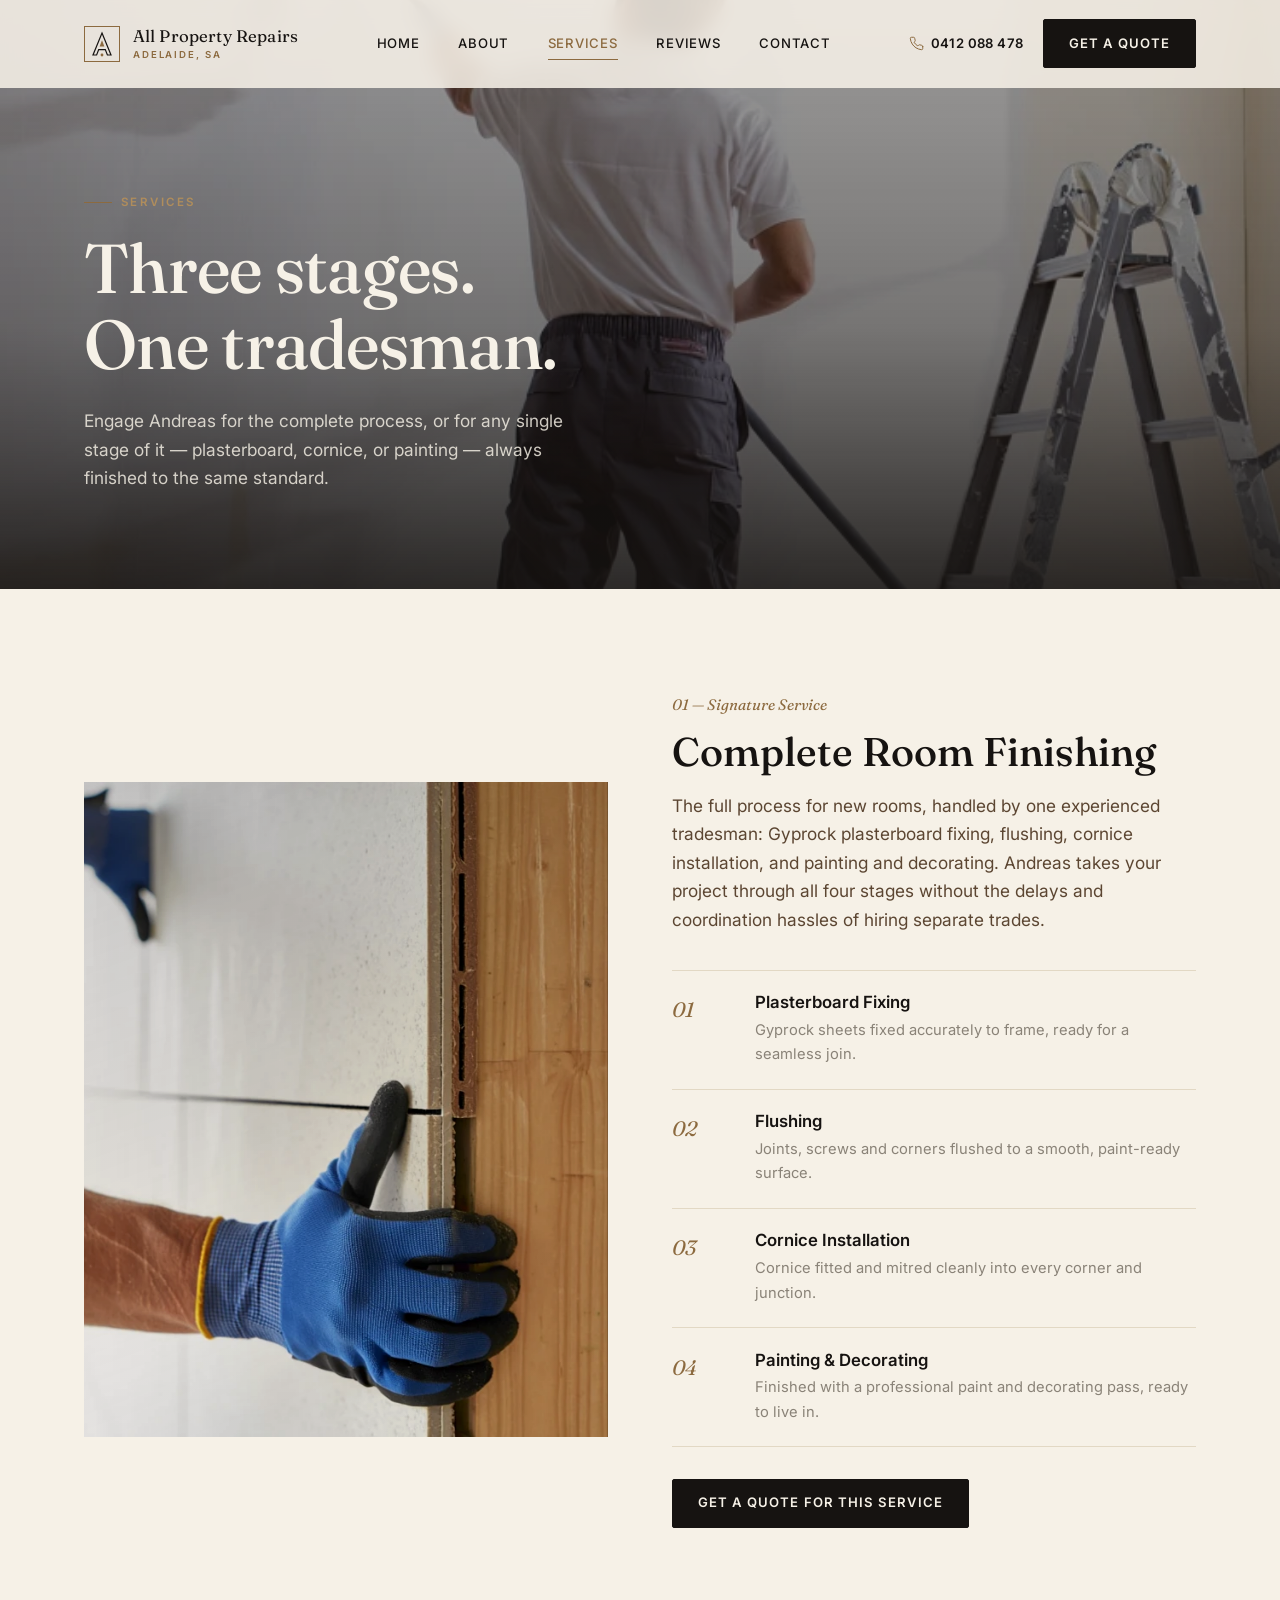
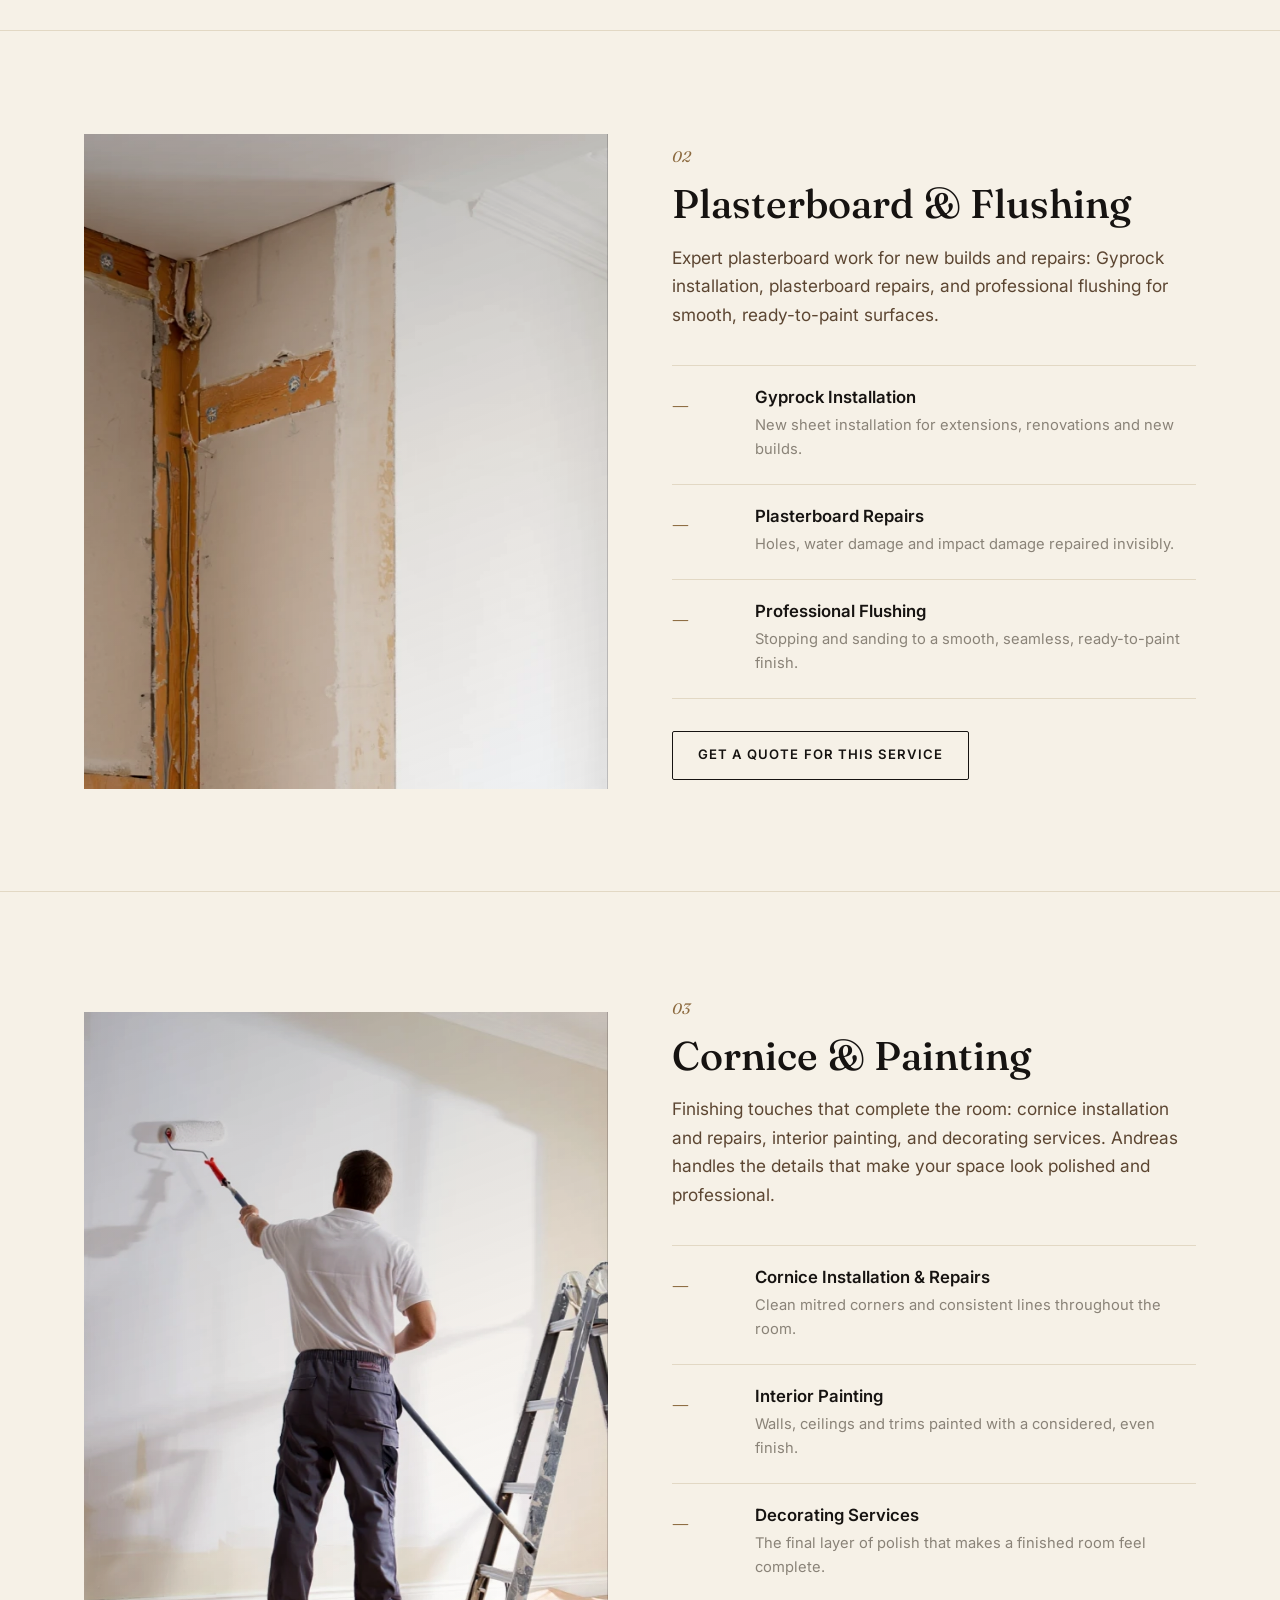
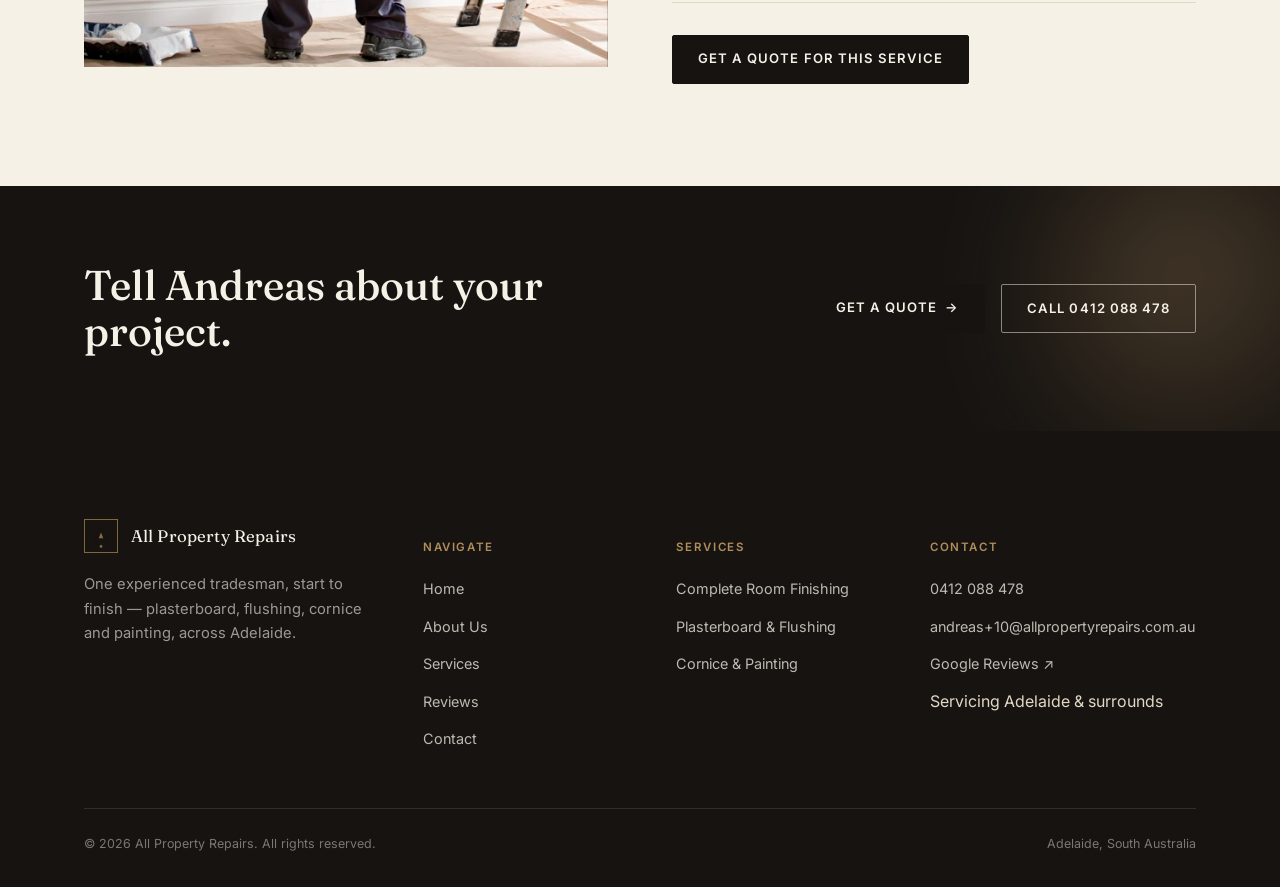
<file: services.html>
<!doctype html>
<html lang="en">
<head>
<meta charset="UTF-8">
<script>document.documentElement.classList.add('js')</script>
<meta name="viewport" content="width=device-width, initial-scale=1.0">
<title>Services — All Property Repairs | Adelaide</title>
<meta name="description" content="Complete Room Finishing, Plasterboard &amp; Flushing, and Cornice &amp; Painting — all delivered start to finish by one experienced Adelaide tradesman.">
<link rel="icon" type="image/svg+xml" href="assets/favicon.svg">
<link rel="stylesheet" href="css/style.css">
</head>
<body>
<a class="skip-link" href="#main">Skip to content</a>

<header class="site-header">
  <div class="container nav-row">
    <a href="index.html" class="brand">
      <img src="assets/logo.svg" alt="" class="brand-mark" width="36" height="36">
      <span class="brand-word">All Property Repairs<small>Adelaide, SA</small></span>
    </a>
    <nav class="nav-links" aria-label="Primary">
      <a href="index.html">Home</a>
      <a href="about.html">About</a>
      <a href="services.html" aria-current="page">Services</a>
      <a href="reviews.html">Reviews</a>
      <a href="contact.html">Contact</a>
    </nav>
    <div class="nav-actions">
      <a class="nav-phone" href="tel:+61412088478">
        <svg viewBox="0 0 24 24" fill="none" stroke-width="1.6" stroke-linecap="round" stroke-linejoin="round"><path d="M22 16.92v3a2 2 0 0 1-2.18 2 19.79 19.79 0 0 1-8.63-3.07 19.5 19.5 0 0 1-6-6 19.79 19.79 0 0 1-3.07-8.67A2 2 0 0 1 4.11 2h3a2 2 0 0 1 2 1.72c.127.96.362 1.903.7 2.81a2 2 0 0 1-.45 2.11L8.09 9.91a16 16 0 0 0 6 6l1.27-1.27a2 2 0 0 1 2.11-.45c.907.338 1.85.573 2.81.7A2 2 0 0 1 22 16.92z"/></svg>
        0412 088 478
      </a>
      <a class="btn btn-primary" href="contact.html">Get a Quote</a>
      <button class="nav-toggle" aria-label="Toggle menu" aria-expanded="false"><span></span><span></span><span></span></button>
    </div>
  </div>
</header>

<div class="mobile-panel">
  <a href="index.html">Home</a>
  <a href="about.html">About</a>
  <a href="services.html">Services</a>
  <a href="reviews.html">Reviews</a>
  <a href="contact.html">Contact</a>
  <a class="btn btn-primary" href="tel:+61412088478">Call 0412 088 478</a>
</div>

<main id="main">

  <section class="hero" style="min-height:58vh;">
    <div class="hero-media reveal-photo">
      <img src="assets/img/cornice-painting.webp" alt="Tradesman painting an interior wall with a roller from a ladder" width="1200" height="1200" fetchpriority="high">
    </div>
    <div class="container hero-inner">
      <span class="eyebrow">Services</span>
      <h1 class="hero-reveal" style="font-size:clamp(2.4rem,5.4vw,4.4rem);">Three stages.<br>One tradesman.</h1>
      <p class="hero-lede">Engage Andreas for the complete process, or for any single stage of it — plasterboard, cornice, or painting — always finished to the same standard.</p>
    </div>
  </section>

  <!-- ROOM FINISHING -->
  <section class="service-block" id="room-finishing">
    <div class="container grid-2 reveal">
      <div class="service-figure figure-photo reveal-photo">
        <img src="assets/img/room-finishing.webp" alt="Gyprock plasterboard sheet being fitted to timber wall framing" loading="lazy">
      </div>
      <div>
        <span class="pillar-num">01 — Signature Service</span>
        <h2 style="margin-top:0.8rem; font-size:clamp(1.9rem,3.2vw,2.5rem);">Complete Room Finishing</h2>
        <p class="lede" style="margin-top:1.1rem;">The full process for new rooms, handled by one experienced tradesman: Gyprock plasterboard fixing, flushing, cornice installation, and painting and decorating. Andreas takes your project through all four stages without the delays and coordination hassles of hiring separate trades.</p>

        <div class="process-list">
          <div class="process-item">
            <span class="num">01</span>
            <div><h4>Plasterboard Fixing</h4><p>Gyprock sheets fixed accurately to frame, ready for a seamless join.</p></div>
          </div>
          <div class="process-item">
            <span class="num">02</span>
            <div><h4>Flushing</h4><p>Joints, screws and corners flushed to a smooth, paint-ready surface.</p></div>
          </div>
          <div class="process-item">
            <span class="num">03</span>
            <div><h4>Cornice Installation</h4><p>Cornice fitted and mitred cleanly into every corner and junction.</p></div>
          </div>
          <div class="process-item">
            <span class="num">04</span>
            <div><h4>Painting &amp; Decorating</h4><p>Finished with a professional paint and decorating pass, ready to live in.</p></div>
          </div>
        </div>
        <a class="btn btn-primary" style="margin-top:2rem;" href="contact.html" data-magnetic>Get a Quote for This Service</a>
      </div>
    </div>
  </section>

  <!-- PLASTERBOARD & FLUSHING -->
  <section class="service-block" id="plasterboard">
    <div class="container grid-2 reveal">
      <div style="order:2;">
        <span class="pillar-num">02</span>
        <h2 style="margin-top:0.8rem; font-size:clamp(1.9rem,3.2vw,2.5rem);">Plasterboard &amp; Flushing</h2>
        <p class="lede" style="margin-top:1.1rem;">Expert plasterboard work for new builds and repairs: Gyprock installation, plasterboard repairs, and professional flushing for smooth, ready-to-paint surfaces.</p>
        <div class="process-list">
          <div class="process-item">
            <span class="num">—</span>
            <div><h4>Gyprock Installation</h4><p>New sheet installation for extensions, renovations and new builds.</p></div>
          </div>
          <div class="process-item">
            <span class="num">—</span>
            <div><h4>Plasterboard Repairs</h4><p>Holes, water damage and impact damage repaired invisibly.</p></div>
          </div>
          <div class="process-item">
            <span class="num">—</span>
            <div><h4>Professional Flushing</h4><p>Stopping and sanding to a smooth, seamless, ready-to-paint finish.</p></div>
          </div>
        </div>
        <a class="btn btn-ghost" style="margin-top:2rem;" href="contact.html" data-magnetic>Get a Quote for This Service</a>
      </div>
      <div class="service-figure figure-photo reveal-photo" style="order:1;">
        <img src="assets/img/plasterboard-flushing.webp" alt="Flushed plasterboard corner beside exposed timber stud framing, with cornice visible on the finished side" loading="lazy">
      </div>
    </div>
  </section>

  <!-- CORNICE & PAINTING -->
  <section class="service-block" id="cornice-painting">
    <div class="container grid-2 reveal">
      <div class="service-figure figure-photo reveal-photo">
        <img src="assets/img/cornice-painting.webp" alt="Tradesman painting an interior wall with a roller from a ladder" loading="lazy">
      </div>
      <div>
        <span class="pillar-num">03</span>
        <h2 style="margin-top:0.8rem; font-size:clamp(1.9rem,3.2vw,2.5rem);">Cornice &amp; Painting</h2>
        <p class="lede" style="margin-top:1.1rem;">Finishing touches that complete the room: cornice installation and repairs, interior painting, and decorating services. Andreas handles the details that make your space look polished and professional.</p>
        <div class="process-list">
          <div class="process-item">
            <span class="num">—</span>
            <div><h4>Cornice Installation &amp; Repairs</h4><p>Clean mitred corners and consistent lines throughout the room.</p></div>
          </div>
          <div class="process-item">
            <span class="num">—</span>
            <div><h4>Interior Painting</h4><p>Walls, ceilings and trims painted with a considered, even finish.</p></div>
          </div>
          <div class="process-item">
            <span class="num">—</span>
            <div><h4>Decorating Services</h4><p>The final layer of polish that makes a finished room feel complete.</p></div>
          </div>
        </div>
        <a class="btn btn-primary" style="margin-top:2rem;" href="contact.html" data-magnetic>Get a Quote for This Service</a>
      </div>
    </div>
  </section>

  <!-- CTA -->
  <section class="section section--ink section--tight section--ambient">
    <div class="ambient-glow ambient-glow--brass ambient-glow--top-right ambient-glow--sm" aria-hidden="true"></div>
    <div class="container cta-band reveal">
      <h2 style="font-size:clamp(1.9rem,3.4vw,2.6rem);">Tell Andreas about your project.</h2>
      <div style="display:flex; gap:1rem; flex-wrap:wrap;">
        <a class="btn btn-primary" href="contact.html" data-magnetic>Get a Quote <span class="btn-arrow">→</span></a>
        <a class="btn btn-ghost" href="tel:+61412088478">Call 0412 088 478</a>
      </div>
    </div>
  </section>

</main>

<footer class="site-footer">
  <div class="container">
    <div class="footer-grid">
      <div>
        <div class="footer-brand">
          <img src="assets/logo.svg" alt="" width="34" height="34">
          <span class="brand-word">All Property Repairs</span>
        </div>
        <p class="footer-tagline">One experienced tradesman, start to finish — plasterboard, flushing, cornice and painting, across Adelaide.</p>
      </div>
      <div class="footer-col">
        <h5>Navigate</h5>
        <ul>
          <li><a href="index.html">Home</a></li>
          <li><a href="about.html">About Us</a></li>
          <li><a href="services.html">Services</a></li>
          <li><a href="reviews.html">Reviews</a></li>
          <li><a href="contact.html">Contact</a></li>
        </ul>
      </div>
      <div class="footer-col">
        <h5>Services</h5>
        <ul>
          <li><a href="services.html#room-finishing">Complete Room Finishing</a></li>
          <li><a href="services.html#plasterboard">Plasterboard &amp; Flushing</a></li>
          <li><a href="services.html#cornice-painting">Cornice &amp; Painting</a></li>
        </ul>
      </div>
      <div class="footer-col">
        <h5>Contact</h5>
        <ul>
          <li><a href="tel:+61412088478">0412 088 478</a></li>
          <li><a href="mailto:andreas+10@allpropertyrepairs.com.au">andreas+10@allpropertyrepairs.com.au</a></li>
          <li><a href="https://maps.app.goo.gl/VsacdQQxWC1RT7kN8" target="_blank" rel="noopener">Google Reviews ↗</a></li>
          <li>Servicing Adelaide &amp; surrounds</li>
        </ul>
      </div>
    </div>
    <div class="footer-bottom">
      <span>© 2026 All Property Repairs. All rights reserved.</span>
      <span>Adelaide, South Australia</span>
    </div>
  </div>
</footer>

<script src="js/main.js"></script>
</body>
</html>
</file>
<file: css/style.css>
/* =========================================================================
   All Property Repairs — "The Sole Craftsman" design system
   One tradesman, start to finish. Editorial, restrained, materials-led.
   ========================================================================= */

@import url('https://fonts.googleapis.com/css2?family=Fraunces:ital,opsz,wght@0,9..144,300;0,9..144,400;0,9..144,500;0,9..144,600;1,9..144,400;1,9..144,500&family=Inter:wght@300;400;500;600&display=swap');

:root {
  /* Palette */
  --ink: #161311;
  --ink-soft: #2b2622;
  --bone: #f6f1e7;
  --bone-dim: #efe8d9;
  --bone-line: #e2d8c4;
  --brass: #8c6a3f;
  --brass-light: #b08d5c;
  --umber: #5c4632;
  --stone: #8a8378;
  --stone-light: #b8b1a4;
  --ok: #4c6b4f;
  --err: #8c3f3f;

  /* Type */
  --font-display: 'Fraunces', Georgia, 'Times New Roman', serif;
  --font-body: 'Inter', -apple-system, BlinkMacSystemFont, sans-serif;

  /* Rhythm */
  --gutter: clamp(1.5rem, 5vw, 5rem);
  --section-y: clamp(4.5rem, 10vw, 9rem);
  --radius: 2px;
  --ease: cubic-bezier(0.22, 1, 0.36, 1);
  --nav-h: 88px;
}

* { box-sizing: border-box; }
html { scroll-behavior: smooth; }
@media (prefers-reduced-motion: reduce) {
  html { scroll-behavior: auto; }
  * { animation-duration: 0.001ms !important; animation-iteration-count: 1 !important; transition-duration: 0.001ms !important; }
}

body {
  margin: 0;
  background: var(--bone);
  color: var(--ink);
  font-family: var(--font-body);
  font-weight: 400;
  font-size: 16px;
  line-height: 1.65;
  -webkit-font-smoothing: antialiased;
  text-rendering: optimizeLegibility;
}

img { max-width: 100%; display: block; }
a { color: inherit; text-decoration: none; }
button { font-family: inherit; cursor: pointer; }
ul { margin: 0; padding: 0; list-style: none; }
h1, h2, h3, h4 { font-family: var(--font-display); font-weight: 500; line-height: 1.1; margin: 0; color: var(--ink); }
p { margin: 0; }

.container {
  max-width: 1240px;
  margin-inline: auto;
  padding-inline: var(--gutter);
}

.eyebrow {
  display: inline-flex;
  align-items: center;
  gap: 0.75em;
  font-family: var(--font-body);
  font-size: 0.72rem;
  letter-spacing: 0.22em;
  text-transform: uppercase;
  color: var(--brass);
  font-weight: 600;
}
.eyebrow::before {
  content: '';
  width: 28px;
  height: 1px;
  background: var(--brass);
  display: inline-block;
}

.section { padding-block: var(--section-y); position: relative; }
.section--tight { padding-block: clamp(3rem, 6vw, 5rem); }
.section--ink { background: var(--ink); color: var(--bone); }
.section--ink h1, .section--ink h2, .section--ink h3 { color: var(--bone); }
.section--dim { background: var(--bone-dim); }
.section--ambient { overflow: hidden; }

/* ---------------------------------------------------------------------
   Ambient glow — soft morphing light, not a decorative "blob".
   Reads as warm light drifting behind content; kept monochrome/tonal
   and heavily blurred so it never competes with type or photography.
   --------------------------------------------------------------------- */
.ambient-glow {
  position: absolute;
  width: 46vw; height: 46vw;
  max-width: 620px; max-height: 620px;
  min-width: 320px; min-height: 320px;
  border-radius: 42% 58% 65% 35% / 45% 45% 55% 55%;
  filter: blur(clamp(48px, 6vw, 90px));
  pointer-events: none;
  z-index: 0;
  opacity: 0.7;
  animation: ambient-morph 22s ease-in-out infinite, ambient-drift 28s ease-in-out infinite;
}
.ambient-glow--brass {
  background: radial-gradient(circle at 32% 30%, rgba(176,141,92,0.55), rgba(176,141,92,0) 72%);
}
.ambient-glow--umber {
  background: radial-gradient(circle at 32% 30%, rgba(92,70,50,0.28), rgba(92,70,50,0) 72%);
  opacity: 0.55;
}
.ambient-glow--top-right { top: -12%; right: -8%; }
.ambient-glow--bottom-left { bottom: -14%; left: -8%; animation-delay: -9s, -4s; }
.ambient-glow--center { top: 50%; left: 50%; transform: translate(-50%, -50%); }

/* Compact variant for short CTA-band sections, where the default size would
   overflow the section height and get clipped down to a barely-visible sliver. */
.ambient-glow--sm {
  width: 26vw; height: 26vw;
  max-width: 320px; max-height: 320px;
  min-width: 200px; min-height: 200px;
  opacity: 0.85;
}

@keyframes ambient-morph {
  0%, 100% { border-radius: 42% 58% 65% 35% / 45% 45% 55% 55%; }
  33%      { border-radius: 63% 37% 41% 59% / 51% 61% 39% 49%; }
  66%      { border-radius: 37% 63% 56% 44% / 63% 41% 59% 37%; }
}
@keyframes ambient-drift {
  0%, 100% { transform: translate(0, 0) scale(1); }
  50%      { transform: translate(4%, -5%) scale(1.08); }
}
.ambient-glow--center { animation-name: ambient-morph, ambient-drift-center; }
@keyframes ambient-drift-center {
  0%, 100% { transform: translate(-50%, -50%) scale(1); }
  50%      { transform: translate(calc(-50% + 3%), calc(-50% - 4%)) scale(1.06); }
}
@media (prefers-reduced-motion: reduce) {
  .ambient-glow { animation: none; }
}
.section--ambient > .container,
.section--ambient > .hero-inner { position: relative; z-index: 1; }

.hr {
  border: none;
  border-top: 1px solid var(--bone-line);
  margin: 0;
}
.section--ink .hr { border-top-color: rgba(246,241,231,0.14); }

/* ---------------------------------------------------------------------
   Buttons
   --------------------------------------------------------------------- */
.btn {
  position: relative;
  display: inline-flex;
  align-items: center;
  gap: 0.6em;
  padding: 0.95em 1.9em;
  font-size: 0.82rem;
  letter-spacing: 0.08em;
  text-transform: uppercase;
  font-weight: 600;
  border: 1px solid transparent;
  border-radius: var(--radius);
  transition: all 0.45s var(--ease);
  white-space: nowrap;
}
.btn-primary {
  background: var(--ink);
  color: var(--bone);
  border-color: var(--ink);
}
.btn-primary:hover { background: var(--brass); border-color: var(--brass); color: var(--ink); transform: translateY(-2px); }
.btn-ghost {
  background: transparent;
  color: var(--ink);
  border-color: var(--ink);
}
.btn-ghost:hover { background: var(--ink); color: var(--bone); transform: translateY(-2px); }
.section--ink .btn-ghost { color: var(--bone); border-color: rgba(246,241,231,0.5); }
.section--ink .btn-ghost:hover { background: var(--bone); color: var(--ink); border-color: var(--bone); }
.btn-arrow { transition: transform 0.4s var(--ease); }
.btn:hover .btn-arrow { transform: translateX(4px); }

.text-link {
  position: relative;
  font-weight: 500;
  padding-bottom: 2px;
  background-image: linear-gradient(var(--brass), var(--brass));
  background-size: 0% 1px;
  background-position: left bottom;
  background-repeat: no-repeat;
  transition: background-size 0.4s var(--ease);
}
.text-link:hover { background-size: 100% 1px; }

/* ---------------------------------------------------------------------
   Nav
   --------------------------------------------------------------------- */
.site-header {
  position: fixed;
  top: 0; left: 0; right: 0;
  z-index: 500;
  height: var(--nav-h);
  display: flex;
  align-items: center;
  background: rgba(246,241,231,0.88);
  backdrop-filter: saturate(140%) blur(10px);
  -webkit-backdrop-filter: saturate(140%) blur(10px);
  border-bottom: 1px solid transparent;
  transition: height 0.45s var(--ease), border-color 0.45s var(--ease), background 0.45s var(--ease);
}
.site-header.is-condensed {
  height: 66px;
  border-bottom-color: var(--bone-line);
}
.nav-row {
  width: 100%;
  display: flex;
  align-items: center;
  justify-content: space-between;
  gap: 2rem;
}
.brand {
  display: flex;
  align-items: center;
  gap: 0.8rem;
  flex-shrink: 0;
}
.brand-mark { width: 36px; height: 36px; flex-shrink: 0; }
.brand-word {
  font-family: var(--font-display);
  font-size: 1.05rem;
  letter-spacing: 0.01em;
  line-height: 1.15;
}
.brand-word small {
  display: block;
  font-family: var(--font-body);
  font-size: 0.6rem;
  letter-spacing: 0.2em;
  text-transform: uppercase;
  color: var(--brass);
  font-weight: 600;
  margin-top: 2px;
}

.nav-links {
  display: flex;
  align-items: center;
  gap: clamp(1.4rem, 3vw, 2.6rem);
}
.nav-links a {
  position: relative;
  font-size: 0.82rem;
  letter-spacing: 0.06em;
  text-transform: uppercase;
  font-weight: 500;
  padding-block: 6px;
}
.nav-links a::after {
  content: '';
  position: absolute;
  left: 0; right: 0; bottom: 0;
  height: 1px;
  background: var(--brass);
  transform: scaleX(0);
  transform-origin: left;
  transition: transform 0.4s var(--ease);
}
.nav-links a:hover::after,
.nav-links a[aria-current="page"]::after { transform: scaleX(1); }
.nav-links a[aria-current="page"] { color: var(--brass); }

.nav-actions { display: flex; align-items: center; gap: 1.2rem; }
.nav-phone {
  display: flex;
  align-items: center;
  gap: 0.5em;
  font-size: 0.82rem;
  font-weight: 600;
  letter-spacing: 0.03em;
}
.nav-phone svg { width: 15px; height: 15px; stroke: var(--brass); }

.nav-toggle {
  display: none;
  flex-direction: column;
  gap: 5px;
  background: none;
  border: none;
  padding: 6px;
  z-index: 600;
}
.nav-toggle span {
  width: 24px; height: 1.5px; background: var(--ink);
  transition: transform 0.35s var(--ease), opacity 0.35s var(--ease);
}
.nav-toggle.is-open span:nth-child(1) { transform: translateY(6.5px) rotate(45deg); }
.nav-toggle.is-open span:nth-child(2) { opacity: 0; }
.nav-toggle.is-open span:nth-child(3) { transform: translateY(-6.5px) rotate(-45deg); }

.mobile-panel {
  position: fixed;
  inset: 0;
  top: var(--nav-h);
  background: var(--bone);
  z-index: 400;
  display: flex;
  flex-direction: column;
  justify-content: center;
  gap: 2rem;
  padding: 2rem var(--gutter) 4rem;
  transform: translateY(-8px);
  opacity: 0;
  visibility: hidden;
  transition: opacity 0.4s var(--ease), transform 0.4s var(--ease), visibility 0.4s;
}
.mobile-panel.is-open { opacity: 1; transform: translateY(0); visibility: visible; }
.mobile-panel a {
  font-family: var(--font-display);
  font-size: 2rem;
  font-weight: 500;
  border-bottom: 1px solid var(--bone-line);
  padding-bottom: 1rem;
}
.mobile-panel .btn { align-self: flex-start; margin-top: 1rem; }

body.nav-open { overflow: hidden; }

@media (max-width: 880px) {
  .nav-links, .nav-phone, .nav-actions .btn-primary { display: none; }
  .nav-toggle { display: flex; }
}

/* ---------------------------------------------------------------------
   Hero
   --------------------------------------------------------------------- */
.hero {
  min-height: 92vh;
  display: flex;
  align-items: flex-end;
  padding-top: var(--nav-h);
  position: relative;
  overflow: hidden;
  background: var(--ink);
  color: var(--bone);
}
.hero-media {
  position: absolute;
  top: -6%; left: 0; right: 0; height: 112%;
  z-index: 0;
  --parallax-y: 0px;
  transform: translateY(var(--parallax-y));
  will-change: transform;
}
.hero-media .texture-panel { width: 100%; height: 100%; }
.hero-media::after {
  content: '';
  position: absolute;
  inset: 0;
  background: linear-gradient(180deg, rgba(22,19,17,0.35) 0%, rgba(22,19,17,0.55) 55%, rgba(22,19,17,0.94) 100%);
}
.hero-inner {
  position: relative;
  z-index: 2;
  width: 100%;
  padding-block: clamp(3rem, 8vw, 6rem);
}
.hero .eyebrow { color: var(--brass-light); }
.hero h1 {
  color: var(--bone);
  font-size: clamp(2.6rem, 6.4vw, 5.4rem);
  max-width: 16ch;
  margin-top: 1.1rem;
  letter-spacing: -0.01em;
}
.hero h1 em {
  font-style: italic;
  color: var(--brass-light);
}
.hero-lede {
  max-width: 46ch;
  margin-top: 1.6rem;
  font-size: 1.08rem;
  color: rgba(246,241,231,0.82);
}
.hero-actions { display: flex; gap: 1rem; flex-wrap: wrap; margin-top: 2.6rem; }
.hero-scroll {
  position: absolute;
  right: var(--gutter);
  bottom: 2.2rem;
  z-index: 2;
  display: flex;
  align-items: center;
  gap: 0.7rem;
  color: rgba(246,241,231,0.6);
  font-size: 0.7rem;
  letter-spacing: 0.18em;
  text-transform: uppercase;
}
.hero-scroll .line { width: 1px; height: 34px; background: rgba(246,241,231,0.35); position: relative; overflow: hidden; }
.hero-scroll .line::after {
  content: ''; position: absolute; top: -100%; left: 0; width: 100%; height: 100%;
  background: var(--brass-light); animation: scrollline 2.2s var(--ease) infinite;
}
@keyframes scrollline { 0% { top: -100%; } 60% { top: 100%; } 100% { top: 100%; } }

/* ---------------------------------------------------------------------
   Real photography treatment — subtle tonal overlay so photos read as art-directed, not raw stock
   --------------------------------------------------------------------- */
.figure-photo { position: relative; overflow: hidden; background: var(--ink); }
.figure-photo img,
.hero-media img {
  width: 100%; height: 100%; object-fit: cover; display: block;
  --img-scale: 1;
  transform: scale(var(--img-scale));
  transition: transform 1.1s var(--ease);
  will-change: transform;
}
.figure-photo img { filter: saturate(0.92) contrast(1.03); }
.hero-media img { filter: saturate(0.85) contrast(1.05) brightness(0.92); }
.figure-photo::after {
  content: ''; position: absolute; inset: 0; pointer-events: none;
  background: linear-gradient(160deg, rgba(22,19,17,0.22) 0%, rgba(140,106,63,0.1) 55%, transparent 100%);
  mix-blend-mode: multiply;
}

/* Curtain-reveal for photography: an opaque curtain retracts over the photo on scroll-into-view,
   paired with a slow settle scale on the image. Note: the reveal must NOT be done by clip-path
   on the observed element itself — Chromium collapses an element's own intersection ratio to 0
   when it is fully clip-path-hidden, so IntersectionObserver would never fire "visible". Instead
   the curtain is a ::before overlay, leaving the observed element's own box unclipped.
   Scale and parallax both drive the same --img-scale/--parallax-y custom properties feeding one
   transform, rather than competing transform shorthand rules (which have equal specificity and
   silently fight each other on cascade order — e.g. hover-zoom losing to the reveal's scale(1)
   once an element is marked visible). */
.js .reveal-photo img { --img-scale: 1.12; }
.reveal-photo img { transition: transform 1.4s var(--ease), filter 1.4s var(--ease); }
.js .reveal-photo::before {
  content: '';
  position: absolute; inset: 0; z-index: 3;
  background: var(--ink);
  transform: scaleY(1);
  transform-origin: bottom;
  transition: transform 1.05s var(--ease);
}
.reveal-photo.is-visible::before { transform: scaleY(0); }
.reveal-photo.is-visible img { --img-scale: 1; }
.figure-photo:hover img { --img-scale: 1.06; }

/* ---------------------------------------------------------------------
   Scroll progress bar
   --------------------------------------------------------------------- */
.scroll-progress {
  position: fixed; top: 0; left: 0; height: 2px; width: 100%;
  z-index: 600; transform-origin: left; transform: scaleX(0);
  background: var(--brass); pointer-events: none;
}

/* ---------------------------------------------------------------------
   Hero heading reveal (pure CSS, no JS dependency)
   --------------------------------------------------------------------- */
@keyframes heading-reveal {
  from { opacity: 0; transform: translateY(22px); }
  to { opacity: 1; transform: translateY(0); }
}
.hero-reveal {
  animation: heading-reveal 0.9s var(--ease) both;
  animation-delay: 0.15s;
}
.hero-reveal + .hero-lede,
.hero .eyebrow + .hero-reveal + * { animation-delay: 0.3s; }
.hero .eyebrow { animation: heading-reveal 0.7s var(--ease) both; }
.hero-lede { animation: heading-reveal 0.9s var(--ease) both; animation-delay: 0.32s; }
.hero-actions { animation: heading-reveal 0.9s var(--ease) both; animation-delay: 0.46s; }
@media (prefers-reduced-motion: reduce) {
  .hero-reveal, .hero .eyebrow, .hero-lede, .hero-actions { animation: none; }
}

/* ---------------------------------------------------------------------
   Magnetic CTA (desktop pointer only, subtle pull toward cursor)
   --------------------------------------------------------------------- */
[data-magnetic] { transition: transform 0.35s var(--ease); will-change: transform; }

/* ---------------------------------------------------------------------
   Marquee strip
   --------------------------------------------------------------------- */
.strip {
  background: var(--ink);
  color: var(--bone-line);
  padding-block: 0.9rem;
  overflow: hidden;
  white-space: nowrap;
  border-top: 1px solid rgba(246,241,231,0.1);
  border-bottom: 1px solid rgba(246,241,231,0.1);
}
.strip-track {
  display: inline-flex;
  gap: 3rem;
  animation: marquee 34s linear infinite;
}
.strip:hover .strip-track { animation-play-state: paused; }
.strip-track span {
  font-family: var(--font-display);
  font-style: italic;
  font-size: 0.95rem;
  letter-spacing: 0.02em;
  opacity: 0.75;
  display: inline-flex;
  align-items: center;
  gap: 3rem;
}
.strip-track span::after { content: '—'; color: var(--brass); opacity: 0.8; font-style: normal; }
@keyframes marquee { from { transform: translateX(0); } to { transform: translateX(-50%); } }

/* ---------------------------------------------------------------------
   Grid / layout helpers
   --------------------------------------------------------------------- */
.grid-2 { display: grid; grid-template-columns: 1fr 1fr; gap: clamp(2rem, 5vw, 5rem); align-items: center; }
.grid-3 { display: grid; grid-template-columns: repeat(3, 1fr); gap: clamp(1.5rem, 3vw, 2.5rem); }
@media (max-width: 900px) {
  .grid-2 { grid-template-columns: 1fr; }
  .grid-3 { grid-template-columns: 1fr; }
}

.kicker-row {
  display: flex; align-items: flex-end; justify-content: space-between; gap: 2rem;
  margin-bottom: clamp(2.5rem, 5vw, 4rem);
  flex-wrap: wrap;
}
.kicker-row h2 { max-width: 22ch; }

.lede { font-size: 1.08rem; color: var(--umber); max-width: 62ch; margin-top: 1.2rem; }
.section--ink .lede { color: rgba(246,241,231,0.75); }

/* ---------------------------------------------------------------------
   Reveal on scroll
   --------------------------------------------------------------------- */
.reveal { transition: opacity 0.9s var(--ease), transform 0.9s var(--ease); }
.js .reveal { opacity: 0; transform: translateY(28px); }
.reveal.is-visible { opacity: 1; transform: translateY(0); }
.reveal-stagger > * { transition: opacity 0.8s var(--ease), transform 0.8s var(--ease); }
.js .reveal-stagger > * { opacity: 0; transform: translateY(24px); }
.reveal-stagger.is-visible > * { opacity: 1; transform: translateY(0); }
.reveal-stagger.is-visible > *:nth-child(1) { transition-delay: 0.02s; }
.reveal-stagger.is-visible > *:nth-child(2) { transition-delay: 0.12s; }
.reveal-stagger.is-visible > *:nth-child(3) { transition-delay: 0.22s; }
.reveal-stagger.is-visible > *:nth-child(4) { transition-delay: 0.32s; }

/* ---------------------------------------------------------------------
   Pillar / service cards
   --------------------------------------------------------------------- */
.pillar {
  border: 1px solid var(--bone-line);
  padding: 0;
  background: var(--bone);
  transition: border-color 0.4s var(--ease), transform 0.4s var(--ease), box-shadow 0.4s var(--ease);
  display: flex; flex-direction: column; height: 100%; overflow: hidden;
}
.pillar:hover {
  border-color: var(--brass);
  transform: translateY(-6px);
  box-shadow: 0 24px 48px -28px rgba(22,19,17,0.35);
}
.pillar-img { aspect-ratio: 4/3; }
.pillar-body {
  padding: clamp(1.6rem, 3vw, 2.2rem);
  display: flex; flex-direction: column; gap: 1.1rem; flex: 1;
}
.pillar-num {
  font-family: var(--font-display);
  font-style: italic;
  font-size: 0.95rem;
  color: var(--brass);
}
.pillar h3 { font-size: 1.5rem; }
.pillar p { color: var(--umber); font-size: 0.95rem; }
.pillar .text-link { margin-top: auto; font-size: 0.82rem; letter-spacing: 0.04em; text-transform: uppercase; }

/* ---------------------------------------------------------------------
   Service detail blocks
   --------------------------------------------------------------------- */
.service-block { padding-block: clamp(3.5rem, 8vw, 7rem); }
.service-block + .service-block { border-top: 1px solid var(--bone-line); }
.service-figure { aspect-ratio: 4/5; }
.process-list { margin-top: 2.2rem; display: flex; flex-direction: column; gap: 0; }
.process-item {
  display: grid; grid-template-columns: 64px 1fr; gap: 1.2rem;
  padding-block: 1.4rem; border-top: 1px solid var(--bone-line);
}
.process-item:last-child { border-bottom: 1px solid var(--bone-line); }
.process-item .num { font-family: var(--font-display); font-style: italic; font-size: 1.3rem; color: var(--brass); }
.process-item h4 { font-size: 1.05rem; margin-bottom: 0.4rem; font-family: var(--font-body); font-weight: 600; }
.process-item p { color: var(--stone); font-size: 0.92rem; }

/* ---------------------------------------------------------------------
   Reviews / carousel
   --------------------------------------------------------------------- */
.stars { display: inline-flex; gap: 3px; color: var(--brass); }
.stars svg { width: 14px; height: 14px; fill: var(--brass); }
.rating-summary {
  display: flex; align-items: center; gap: 1.4rem; flex-wrap: wrap;
}
.rating-summary .num { font-family: var(--font-display); font-size: 3.2rem; }
.rating-summary .meta { font-size: 0.85rem; color: var(--stone); }

.carousel { position: relative; margin-top: clamp(2rem, 4vw, 3rem); }
.carousel-track-wrap { overflow: hidden; }
.carousel-track { display: flex; transition: transform 0.65s var(--ease); }
.review-card {
  flex: 0 0 100%;
  padding: clamp(1.8rem, 4vw, 3rem);
  background: var(--bone-dim);
  border: 1px solid var(--bone-line);
  display: flex;
  flex-direction: column;
  gap: 1.4rem;
  min-height: 260px;
}
@media (min-width: 760px) {
  .review-card { flex: 0 0 50%; margin-right: 0; }
}
@media (min-width: 1100px) {
  .review-card { flex: 0 0 33.333%; }
}
.review-card-inner { padding-right: clamp(0.5rem, 1vw, 1.2rem); }
.review-quote { font-family: var(--font-display); font-size: 1.08rem; line-height: 1.55; color: var(--ink); flex: 1; }
.review-quote::before { content: '\201C'; color: var(--brass); }
.review-quote::after { content: '\201D'; color: var(--brass); }
.review-byline { display: flex; align-items: center; gap: 0.9rem; }
.review-avatar {
  width: 40px; height: 40px; border-radius: 50%;
  background: var(--ink); color: var(--bone);
  display: flex; align-items: center; justify-content: center;
  font-family: var(--font-display); font-size: 0.95rem; flex-shrink: 0;
}
.review-name { font-weight: 600; font-size: 0.9rem; }
.review-date { font-size: 0.78rem; color: var(--stone); margin-top: 2px; }

.carousel-controls {
  display: flex; align-items: center; justify-content: space-between;
  margin-top: 2rem; gap: 1.5rem; flex-wrap: wrap;
}
.carousel-dots { display: flex; gap: 0.5rem; flex-wrap: wrap; }
.carousel-dots button {
  width: 8px; height: 8px; border-radius: 50%; border: 1px solid var(--brass);
  background: transparent; padding: 0; transition: all 0.35s var(--ease);
}
.carousel-dots button[aria-current="true"] { background: var(--brass); width: 22px; border-radius: 4px; }
.carousel-arrows { display: flex; gap: 0.7rem; }
.carousel-arrows button {
  width: 44px; height: 44px; border-radius: 50%; border: 1px solid var(--ink);
  background: transparent; display: flex; align-items: center; justify-content: center;
  transition: all 0.35s var(--ease);
}
.carousel-arrows button:hover { background: var(--ink); border-color: var(--ink); }
.carousel-arrows button:hover svg { stroke: var(--bone); }
.carousel-arrows svg { width: 16px; height: 16px; stroke: var(--ink); transition: stroke 0.35s var(--ease); }

.carousel-progress {
  height: 1px; width: 100%; background: var(--bone-line); margin-top: 1.6rem;
  position: relative; overflow: hidden;
}
.carousel-progress-bar {
  position: absolute; inset: 0; width: 100%; height: 100%;
  background: var(--brass); transform-origin: left; transform: scaleX(0);
}
.carousel-progress-bar.is-animating { animation: carousel-fill linear; }
@keyframes carousel-fill { from { transform: scaleX(0); } to { transform: scaleX(1); } }

/* ---------------------------------------------------------------------
   Testimonial teaser (home)
   --------------------------------------------------------------------- */
.teaser-grid { display: grid; grid-template-columns: repeat(3, 1fr); gap: 1.6rem; }
@media (max-width: 900px) { .teaser-grid { grid-template-columns: 1fr; } }

/* ---------------------------------------------------------------------
   CTA band
   --------------------------------------------------------------------- */
.cta-band {
  display: flex; align-items: center; justify-content: space-between; gap: 2rem;
  flex-wrap: wrap;
}
.cta-band h2 { max-width: 20ch; }

/* ---------------------------------------------------------------------
   About page specifics
   --------------------------------------------------------------------- */
.stat-row { display: grid; grid-template-columns: repeat(3, 1fr); gap: 1.5rem; margin-top: 2.5rem; }
@media (max-width: 700px) { .stat-row { grid-template-columns: 1fr 1fr; } }
.stat { border-top: 1px solid var(--bone-line); padding-top: 1rem; }
.section--ink .stat { border-top-color: rgba(246,241,231,0.2); }
.stat .num { font-family: var(--font-display); font-size: 2.4rem; color: var(--brass); display: block; }
.stat .label { font-size: 0.78rem; letter-spacing: 0.06em; text-transform: uppercase; color: var(--stone); }

.value-list { display: flex; flex-direction: column; margin-top: 1rem; }
.value-item {
  display: grid; grid-template-columns: 40px 1fr; gap: 1.2rem;
  padding-block: 1.6rem; border-top: 1px solid var(--bone-line);
}
.value-item:last-child { border-bottom: 1px solid var(--bone-line); }
.value-item .mark { color: var(--brass); font-family: var(--font-display); font-style: italic; font-size: 1.1rem; }
.value-item h4 { font-size: 1.15rem; margin-bottom: 0.5rem; }
.value-item p { color: var(--stone); font-size: 0.95rem; }

/* ---------------------------------------------------------------------
   Contact page
   --------------------------------------------------------------------- */
.contact-grid { display: grid; grid-template-columns: 1.1fr 1fr; gap: clamp(2.5rem, 5vw, 5rem); align-items: start; }
@media (max-width: 940px) { .contact-grid { grid-template-columns: 1fr; } }

.info-card {
  border: 1px solid var(--bone-line); padding: clamp(1.8rem, 3vw, 2.4rem);
  display: flex; flex-direction: column; gap: 1.6rem; background: var(--bone-dim);
}
.info-row { display: flex; gap: 1rem; align-items: flex-start; }
.info-row svg { width: 18px; height: 18px; stroke: var(--brass); flex-shrink: 0; margin-top: 3px; }
.info-row h4 { font-size: 0.78rem; letter-spacing: 0.08em; text-transform: uppercase; color: var(--stone); margin-bottom: 0.35rem; font-weight: 600; }
.info-row p, .info-row a { font-size: 0.98rem; }
.hours-table { width: 100%; border-collapse: collapse; font-size: 0.92rem; }
.hours-table td { padding-block: 0.5rem; border-top: 1px solid var(--bone-line); }
.hours-table td:last-child { text-align: right; color: var(--umber); font-weight: 500; }

/* ---------------------------------------------------------------------
   Footer
   --------------------------------------------------------------------- */
.site-footer { background: var(--ink); color: var(--bone-line); padding-block: clamp(3.5rem, 7vw, 5.5rem) 2rem; }
.footer-grid { display: grid; grid-template-columns: 1.4fr 1fr 1fr 1fr; gap: 2.5rem; }
@media (max-width: 800px) { .footer-grid { grid-template-columns: 1fr 1fr; } }
@media (max-width: 520px) { .footer-grid { grid-template-columns: 1fr; } }
.footer-brand { display: flex; align-items: center; gap: 0.8rem; margin-bottom: 1.2rem; }
.footer-brand .brand-word { color: var(--bone); }
.footer-tagline { color: rgba(246,241,231,0.6); font-size: 0.92rem; max-width: 32ch; }
.footer-col h5 { font-size: 0.72rem; letter-spacing: 0.14em; text-transform: uppercase; color: var(--brass-light); margin-bottom: 1.1rem; font-weight: 600; }
.footer-col ul { display: flex; flex-direction: column; gap: 0.7rem; }
.footer-col a, .footer-col p { font-size: 0.9rem; color: rgba(246,241,231,0.75); }
.footer-col a:hover { color: var(--brass-light); }
.footer-bottom {
  margin-top: 3.5rem; padding-top: 1.6rem; border-top: 1px solid rgba(246,241,231,0.12);
  display: flex; justify-content: space-between; gap: 1rem; flex-wrap: wrap;
  font-size: 0.78rem; color: rgba(246,241,231,0.45);
}

/* ---------------------------------------------------------------------
   Utility
   --------------------------------------------------------------------- */
.sr-only {
  position: absolute; width: 1px; height: 1px; padding: 0; margin: -1px;
  overflow: hidden; clip: rect(0,0,0,0); white-space: nowrap; border: 0;
}
.skip-link {
  position: absolute; left: -9999px; top: 0; z-index: 999; background: var(--ink); color: var(--bone);
  padding: 1em 1.4em; font-size: 0.85rem;
}
.skip-link:focus { left: 1rem; top: 1rem; }
</file>
